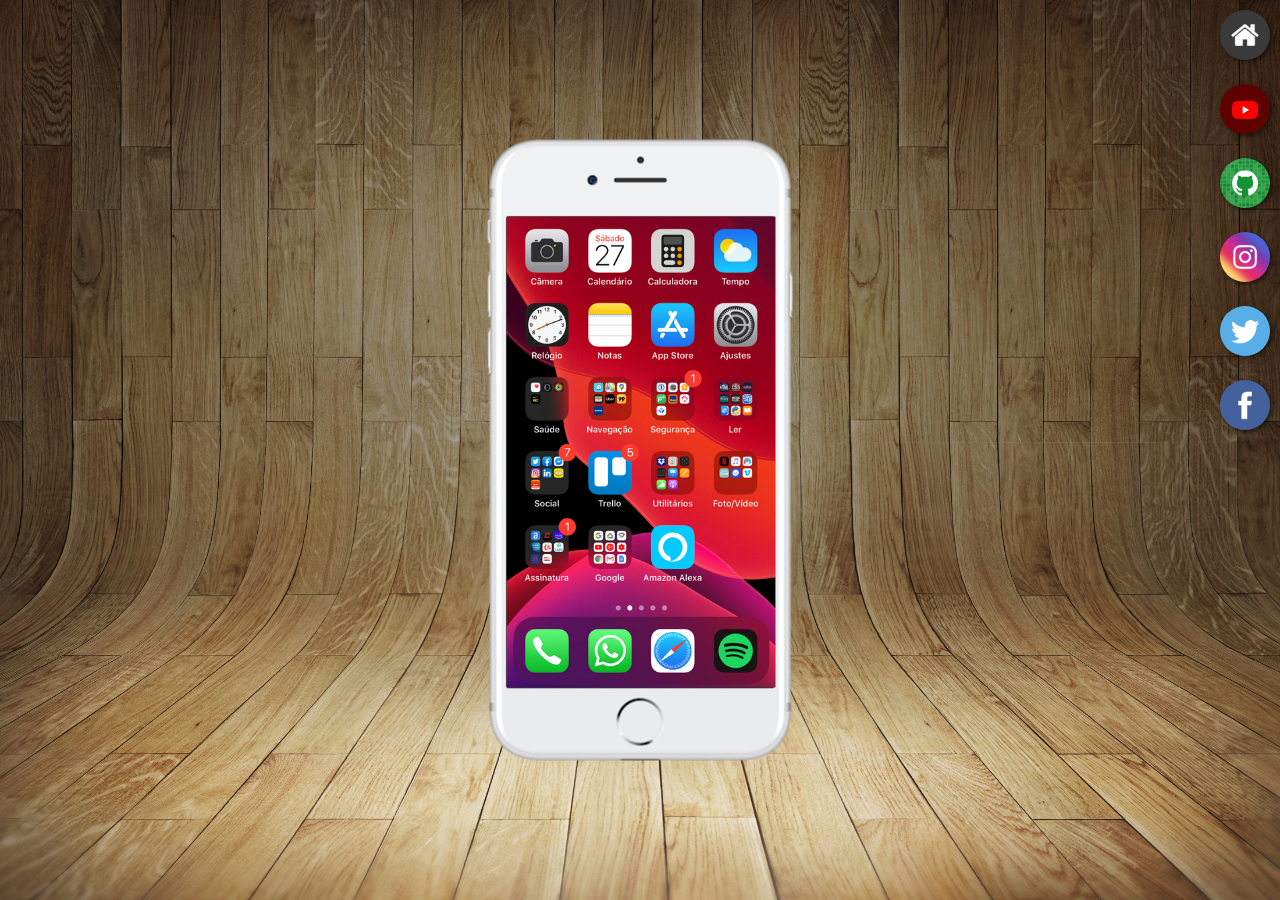
<file: index.html>
<!DOCTYPE html>
<html lang="pt-br">
<head>
    <meta charset="UTF-8">
    <meta name="viewport" content="width=device-width, initial-scale=1.0">
    <title>Projeto social</title>
    <link rel="shortcut icon" href="favicon.ico" type="image/x-icon">
    <link rel="stylesheet" href="style.css">
</head>
<body>
    <main>
        <section id="telefone">
            <iframe src="home.html" frameborder="0" name="tela" id="tela"></iframe>
        </section>
        <section id="redes">
            <a href="home.html" target="tela"><img src="imagens/logo-home.jpg" alt=""></a><br>
            <a href="youtube.html" target="tela"><img src="imagens/logo-youtube.jpg" alt=""></a><br>
            <a href="github.html" target="tela"><img src="imagens/logo-github.jpg" alt=""></a><br>
            <a href="insta.html" target="tela"><img src="imagens/logo-instagram.jpg" alt=""></a><br>
            <a href="x.html" target="tela"><img src="imagens/logo-twitter.jpg" alt=""></a><br>
            <a href="face.html" target="tela"><img src="imagens/logo-facebook.jpg" alt=""></a>
        </section>
    </main>


</body>
</html>
</file>
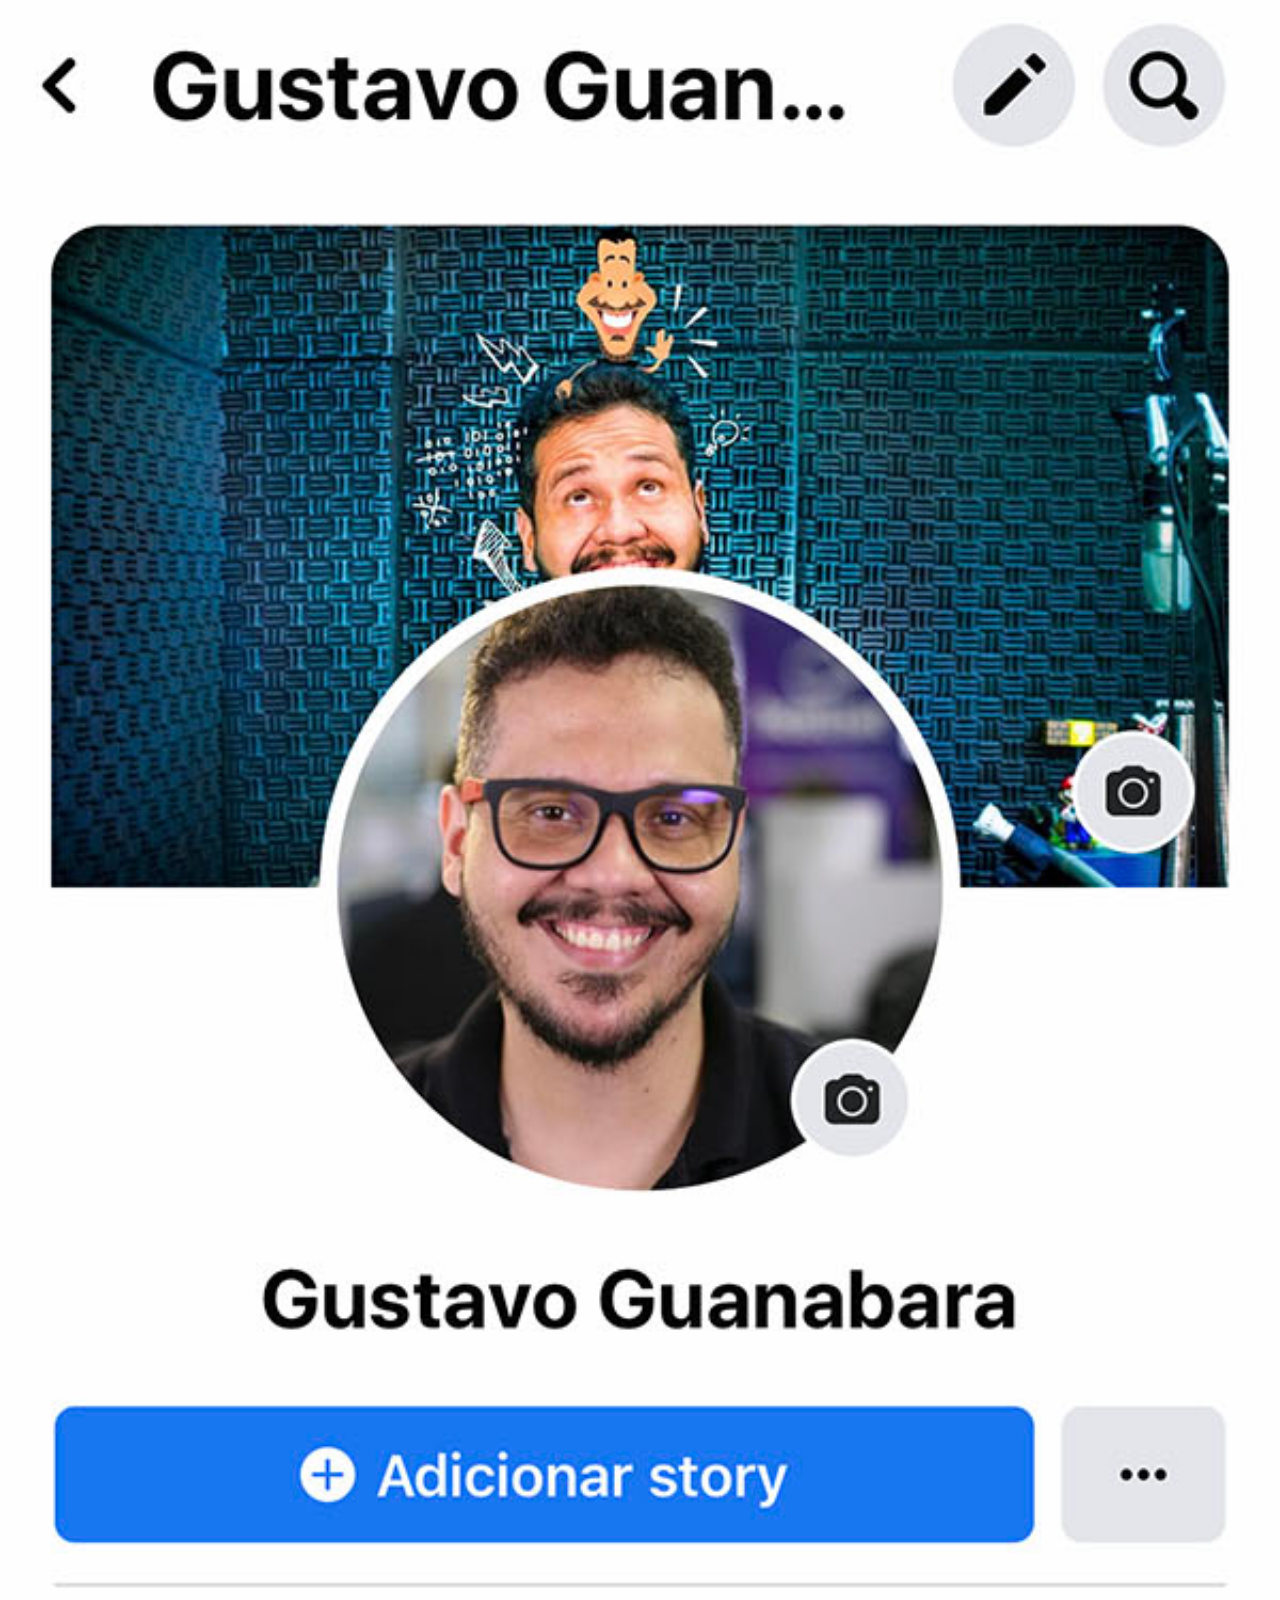
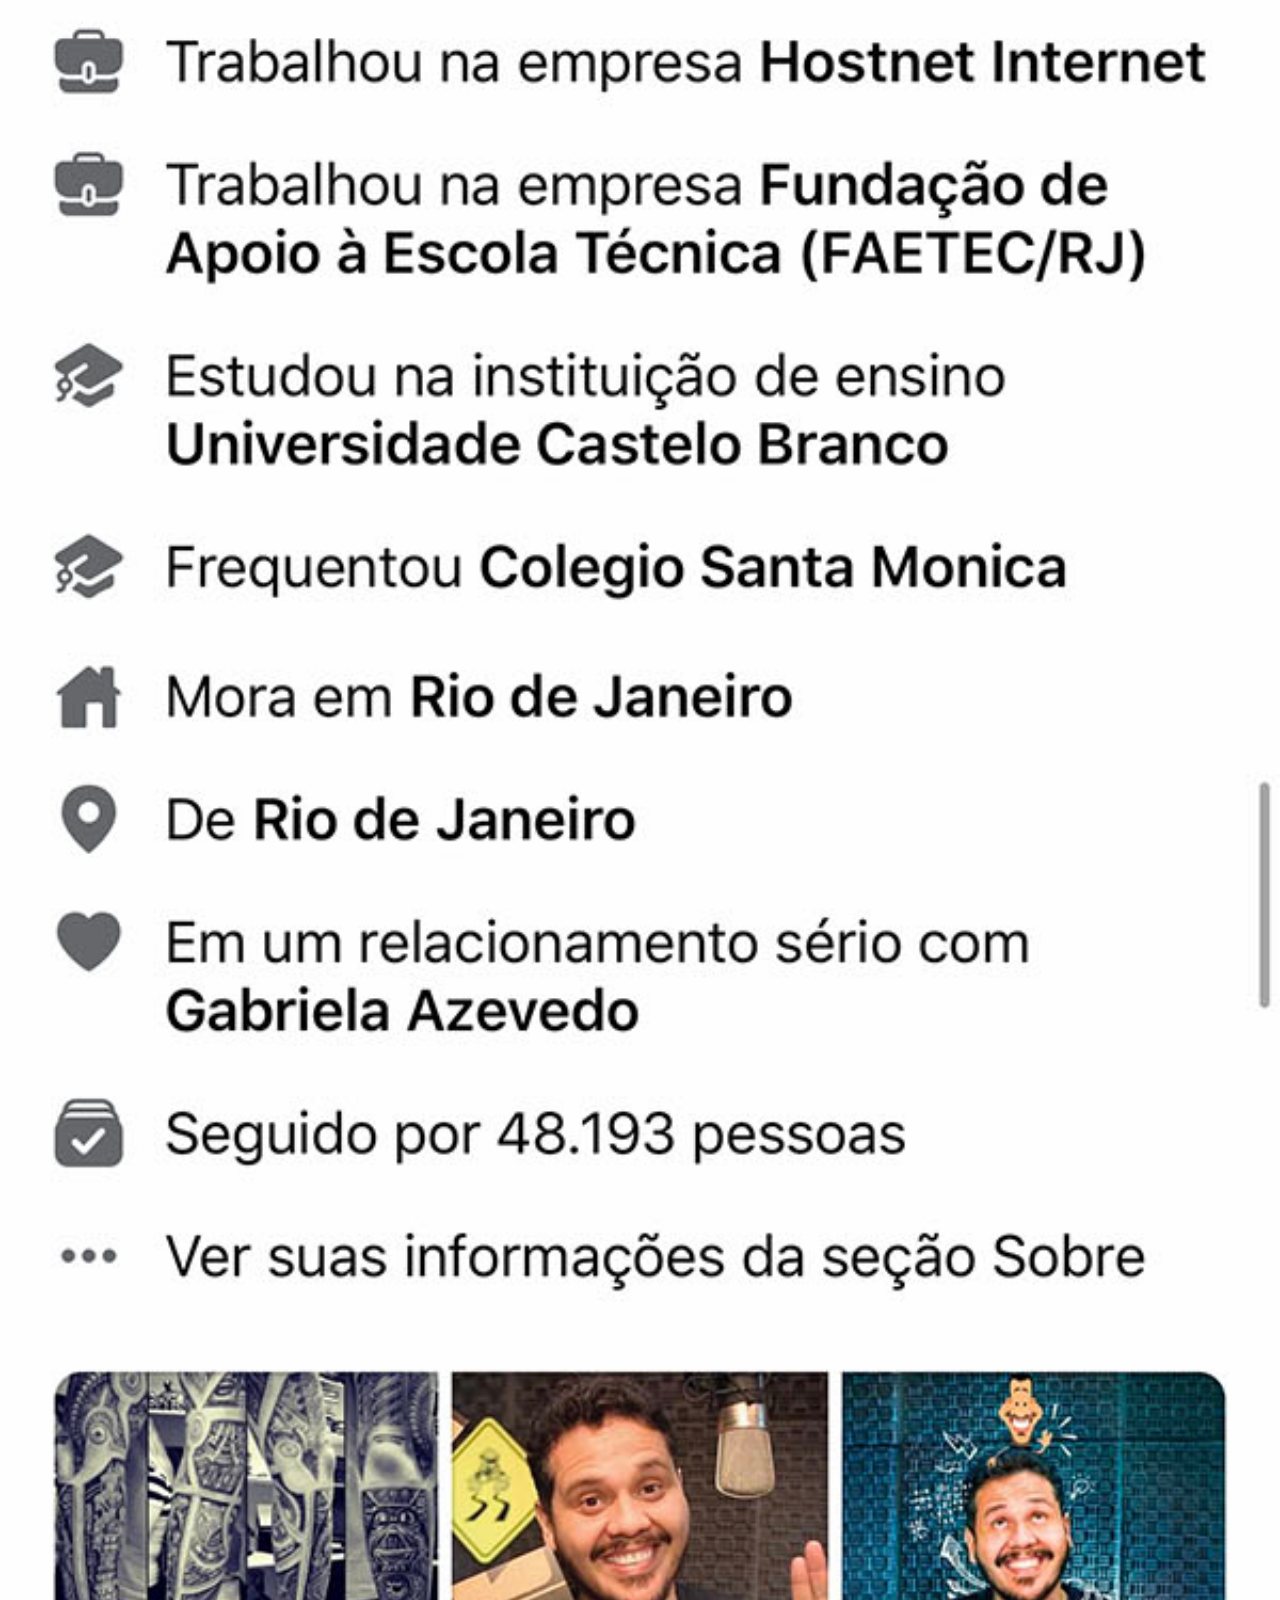
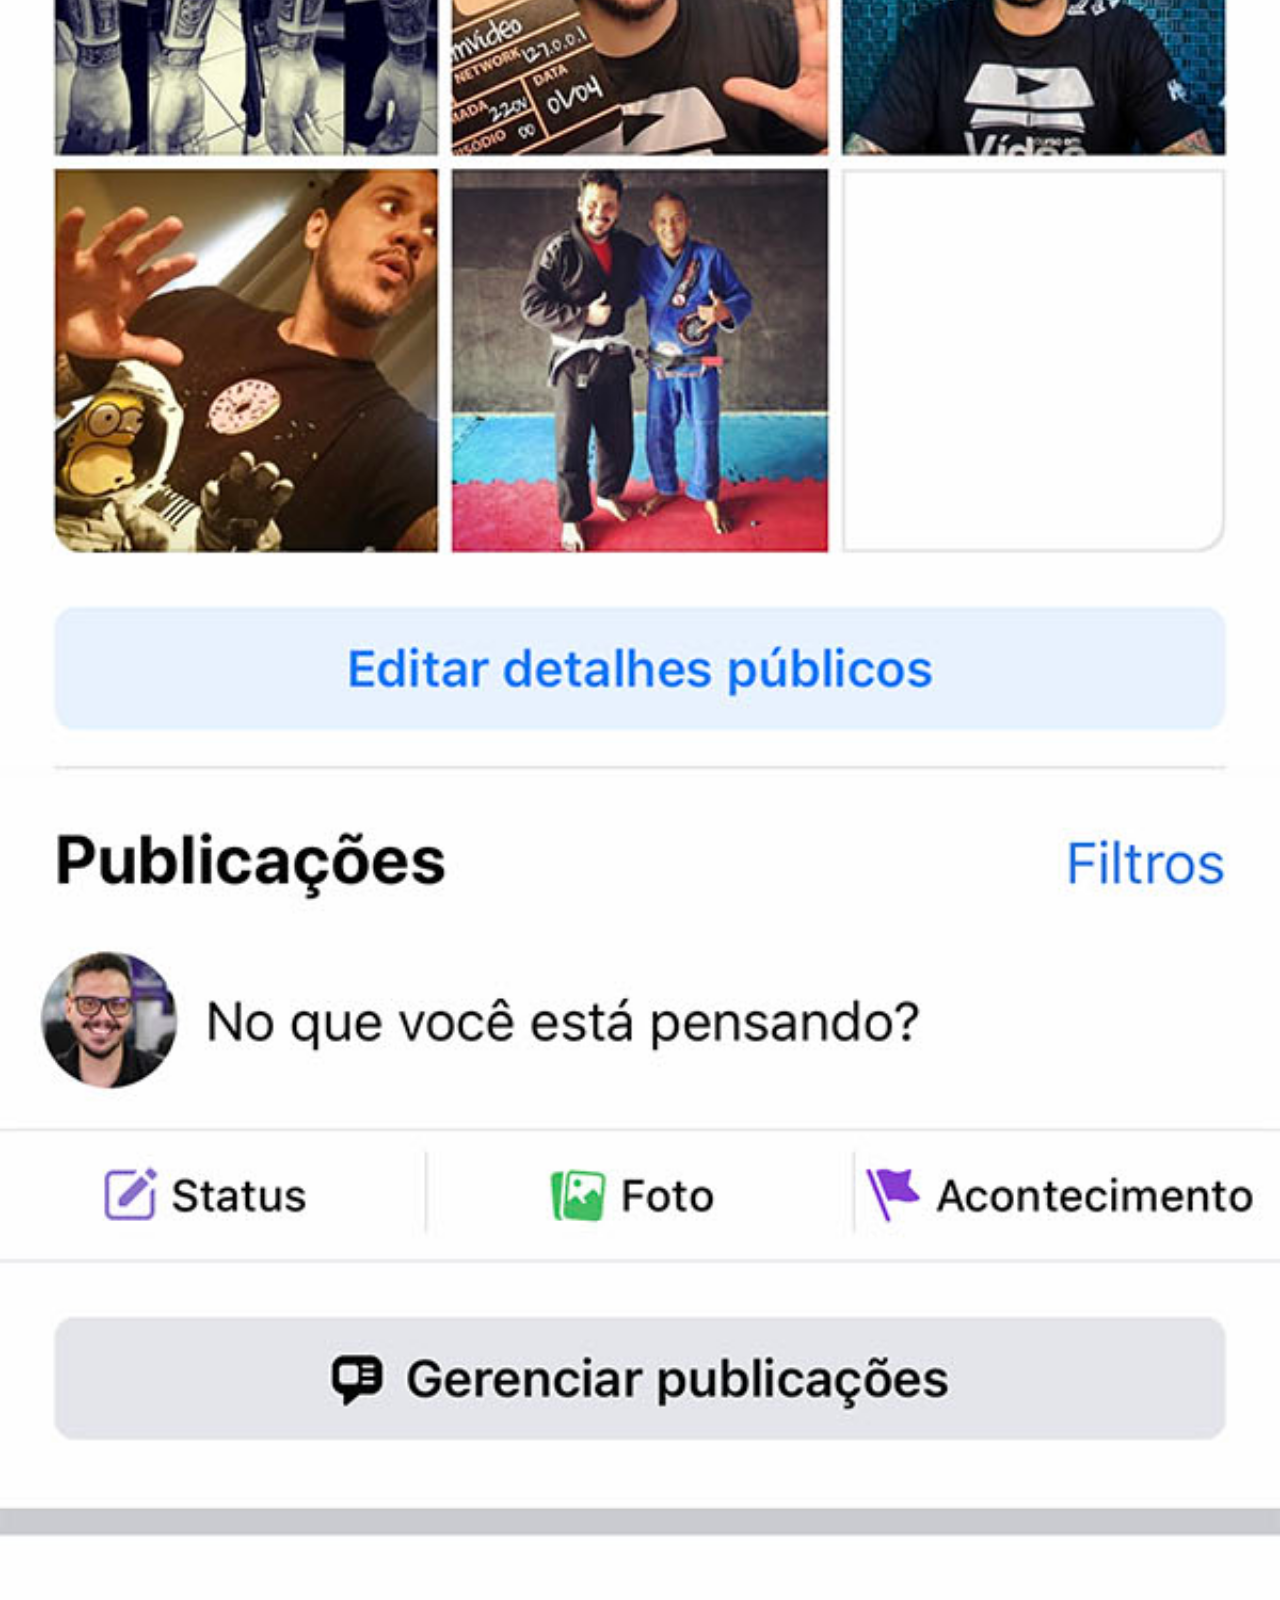
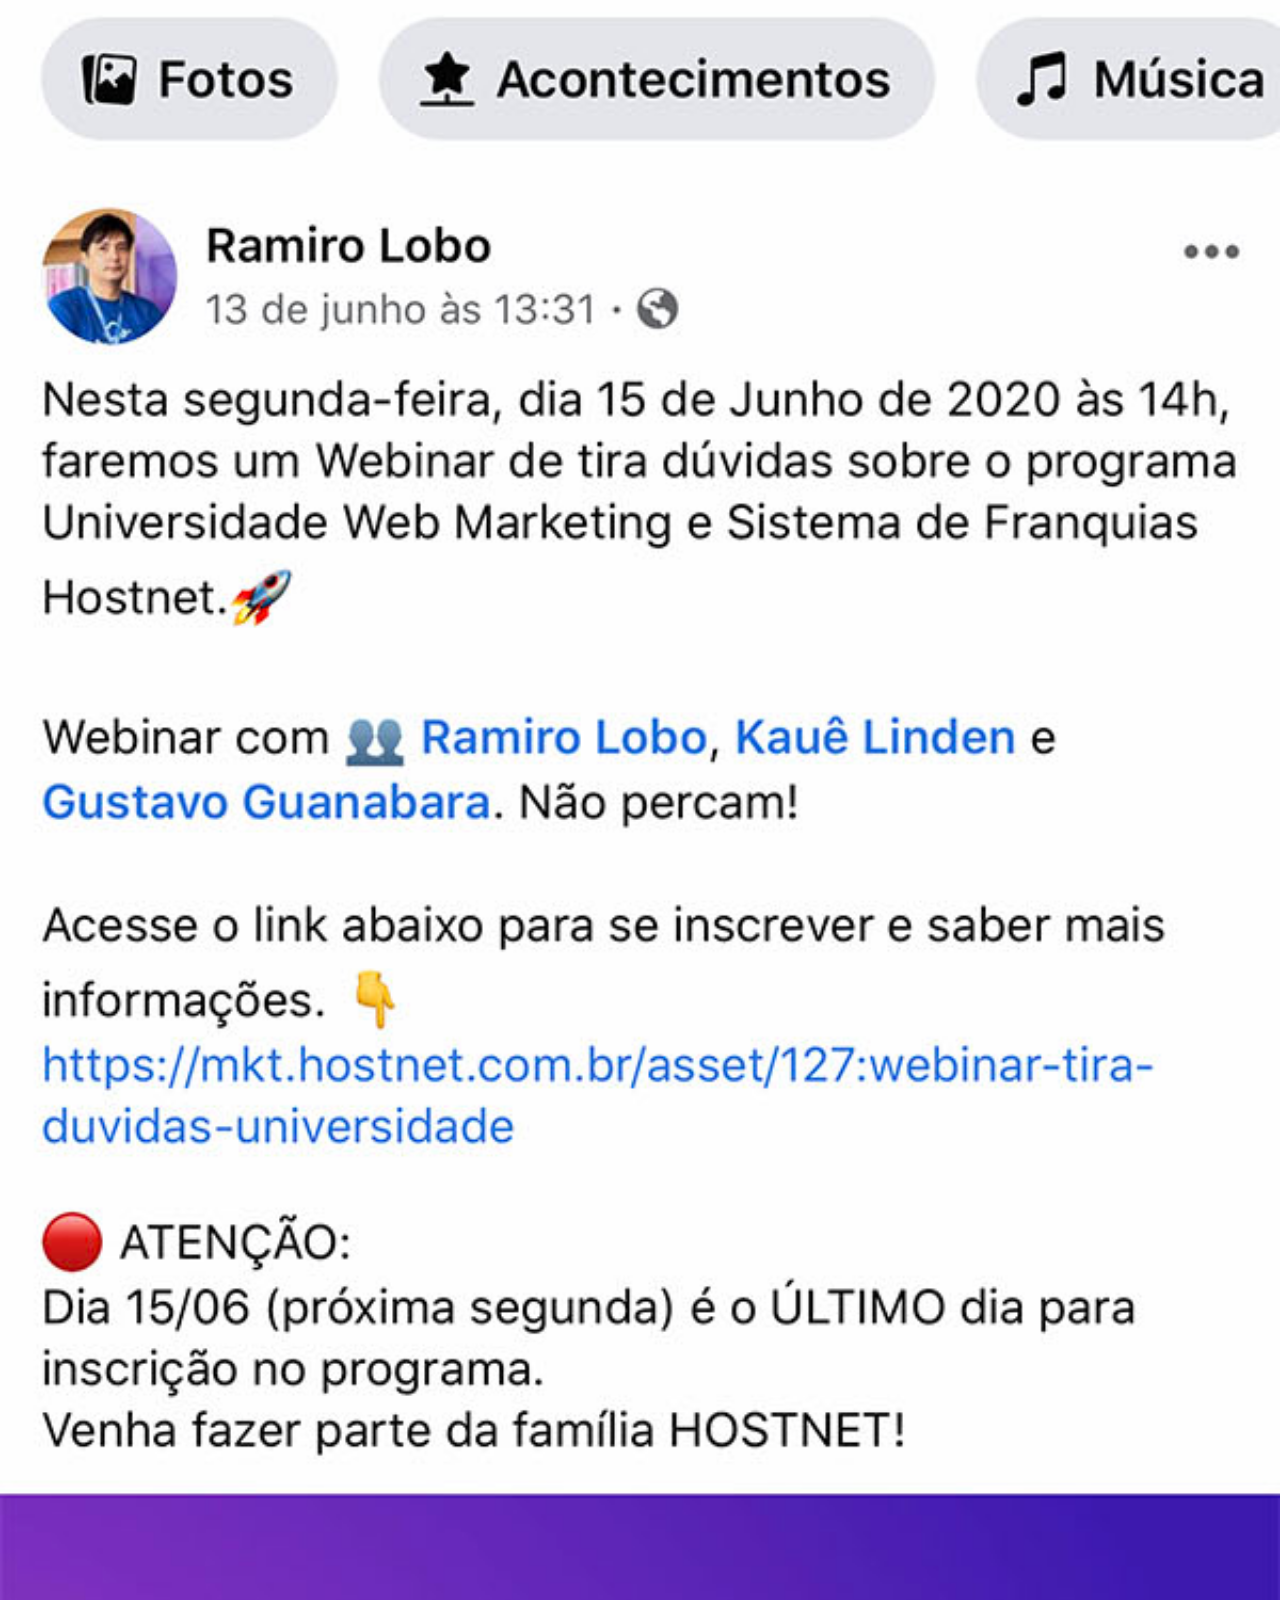
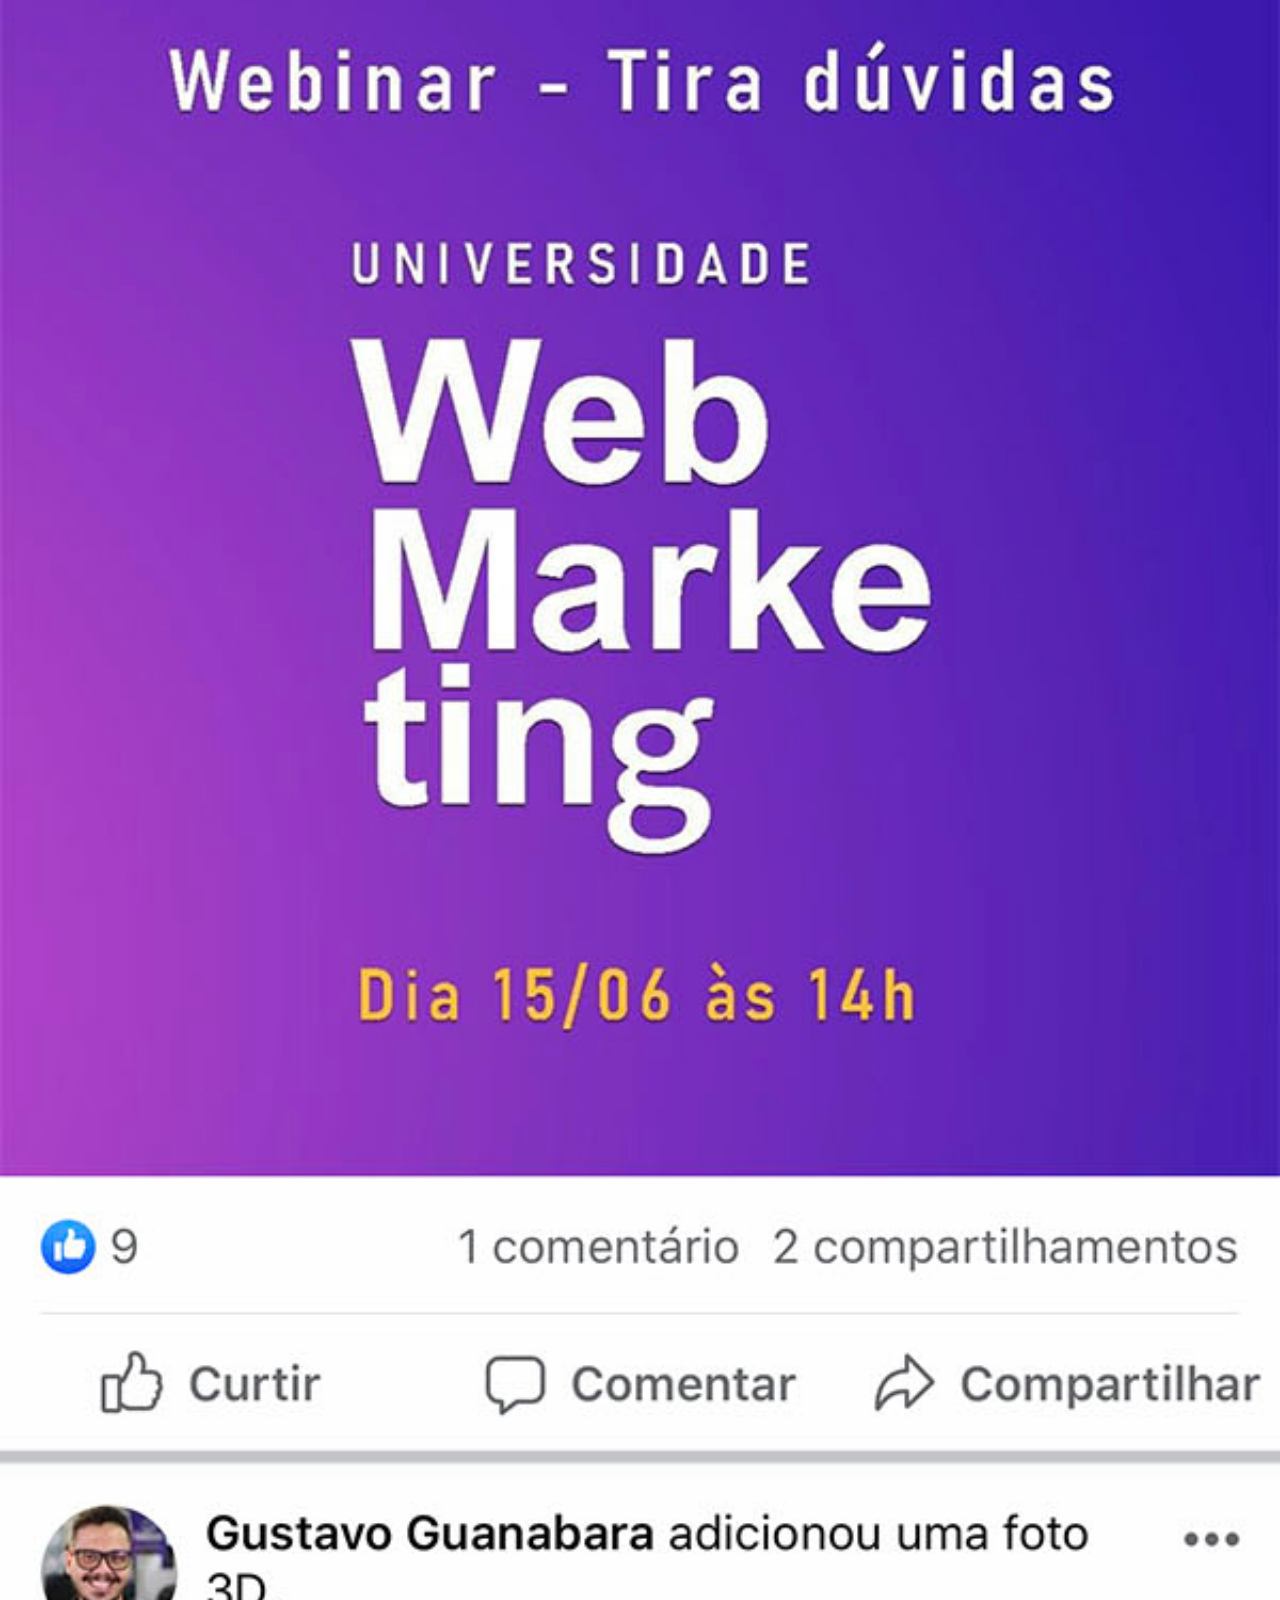
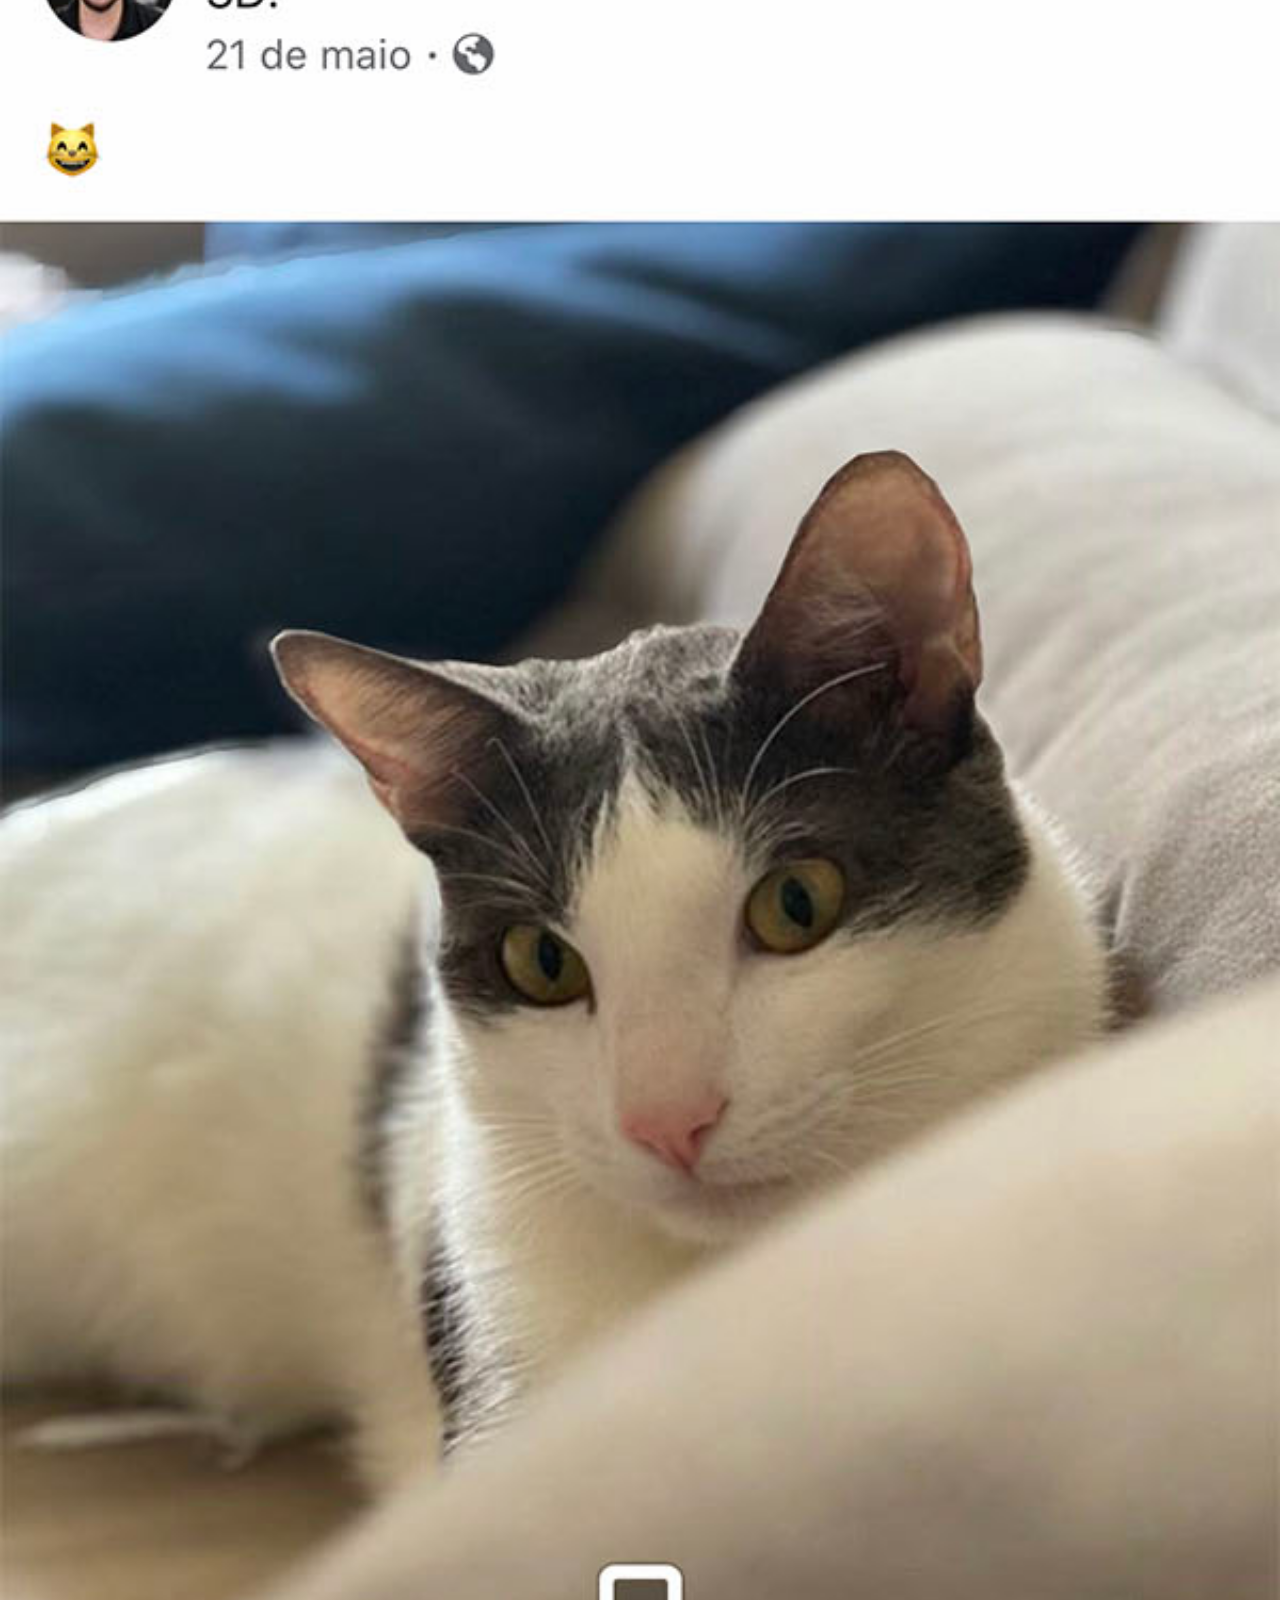
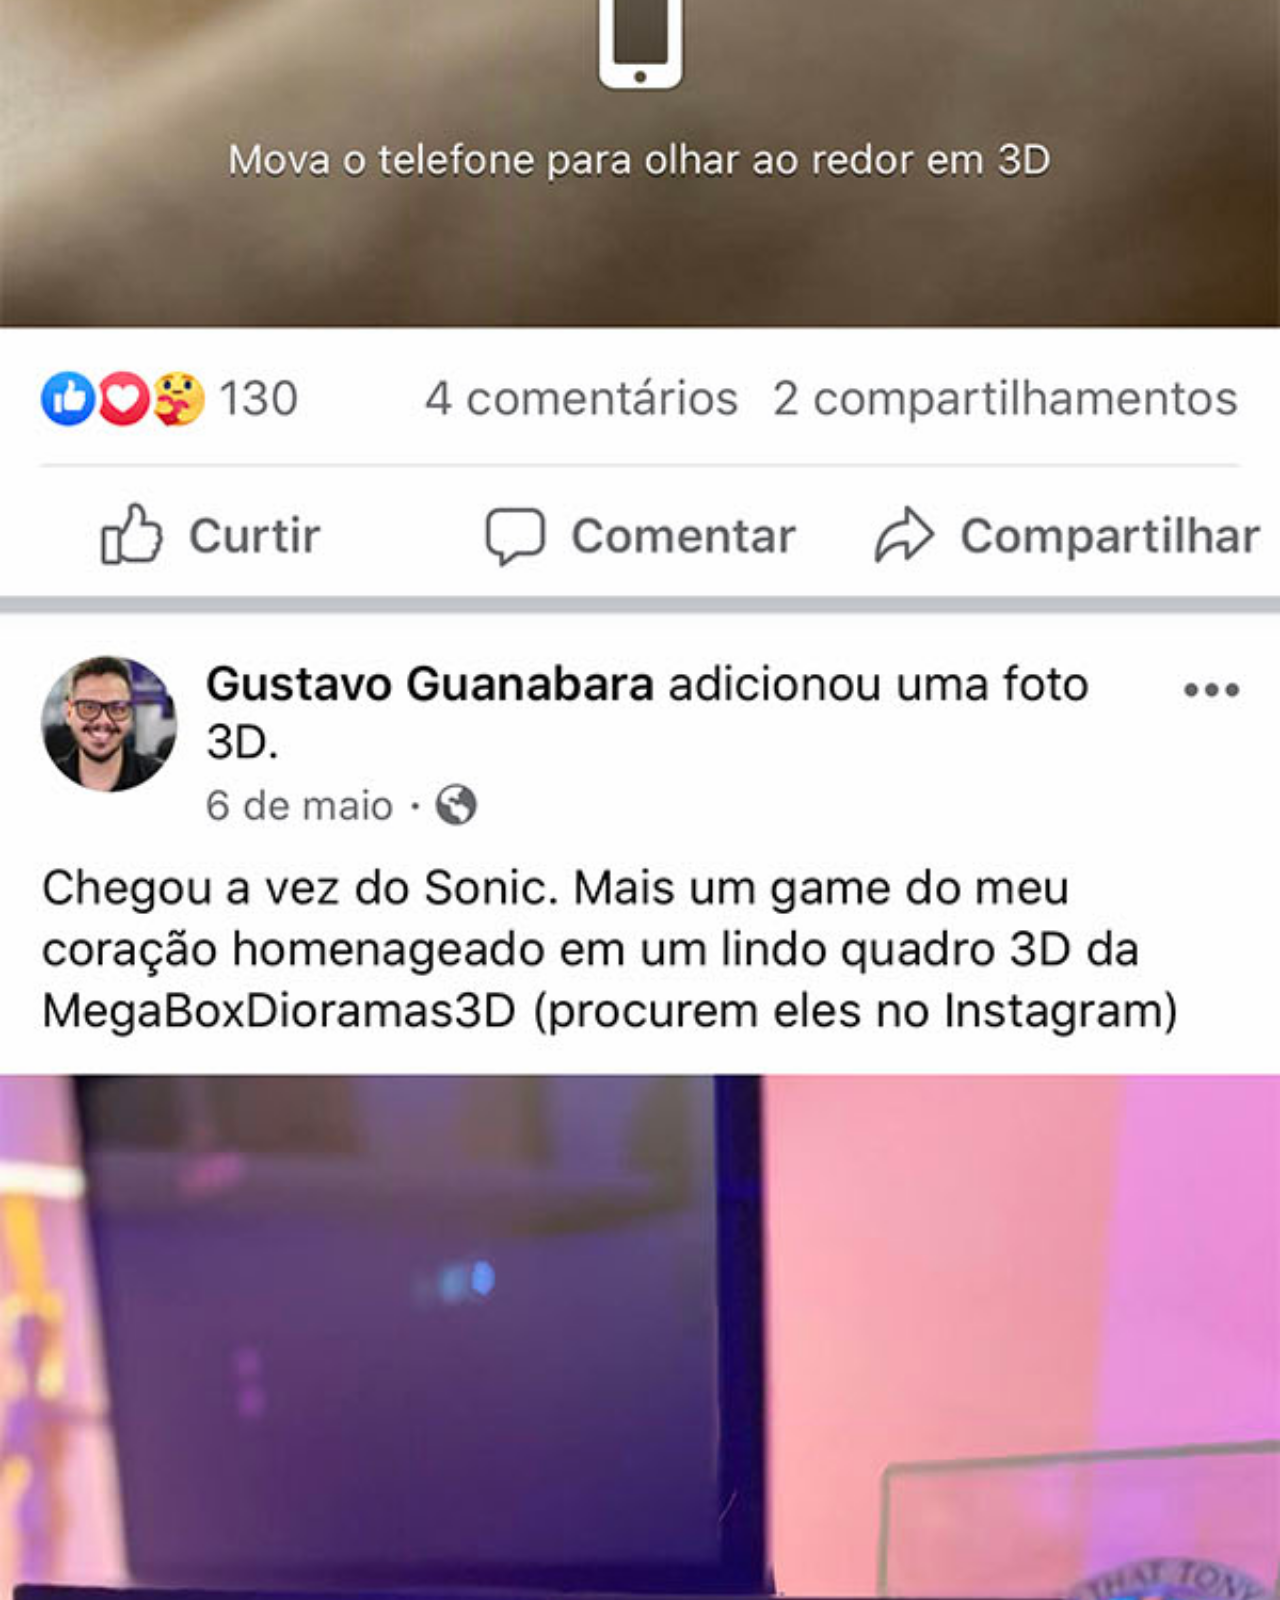
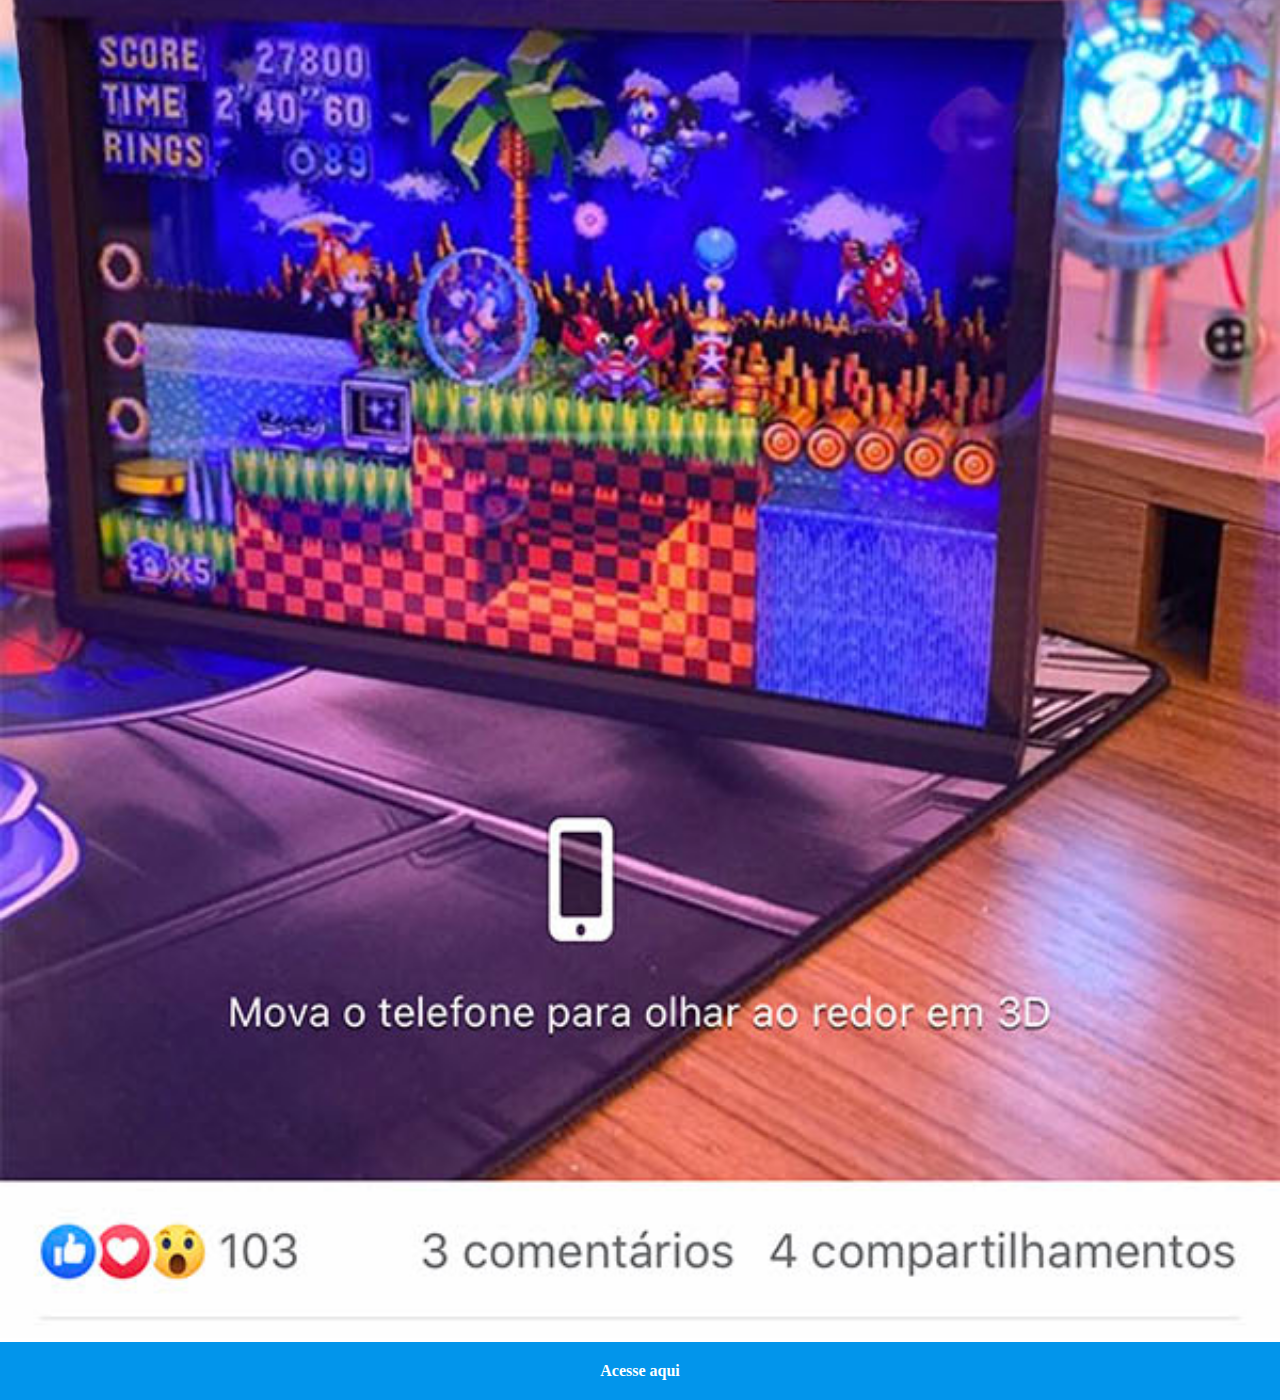
<file: face.html>
<!DOCTYPE html>
<html lang="pt-br">
<head>
    <meta charset="UTF-8">
    <meta name="viewport" content="width=device-width, initial-scale=1.0">
    <title>Document</title>
    <style>
        *{
            margin:0px;
            padding: 0px;
        }
        ::-webkit-scrollbar{
            width: 0px;
            height: 0px;
        }
        img{
            width: 100vw;
        }
        a{
            display: block;
            background-color: rgb(2, 149, 235);

            padding: 20px;
            text-align: center;
            font-weight: bolder;
            text-decoration: none;
            color: white;
        }
        a:hover{
            background-color: rgb(3, 180, 224);
            text-decoration: underline;

        }
    </style>
</head>
<body>
    <img src="imagens/tela-facebook.jpg" alt="">
    <a href="https://www.facebook.com/profile.php?id=100009283169066" target="_blank">Acesse aqui</a>
</body>
</html>
</file>
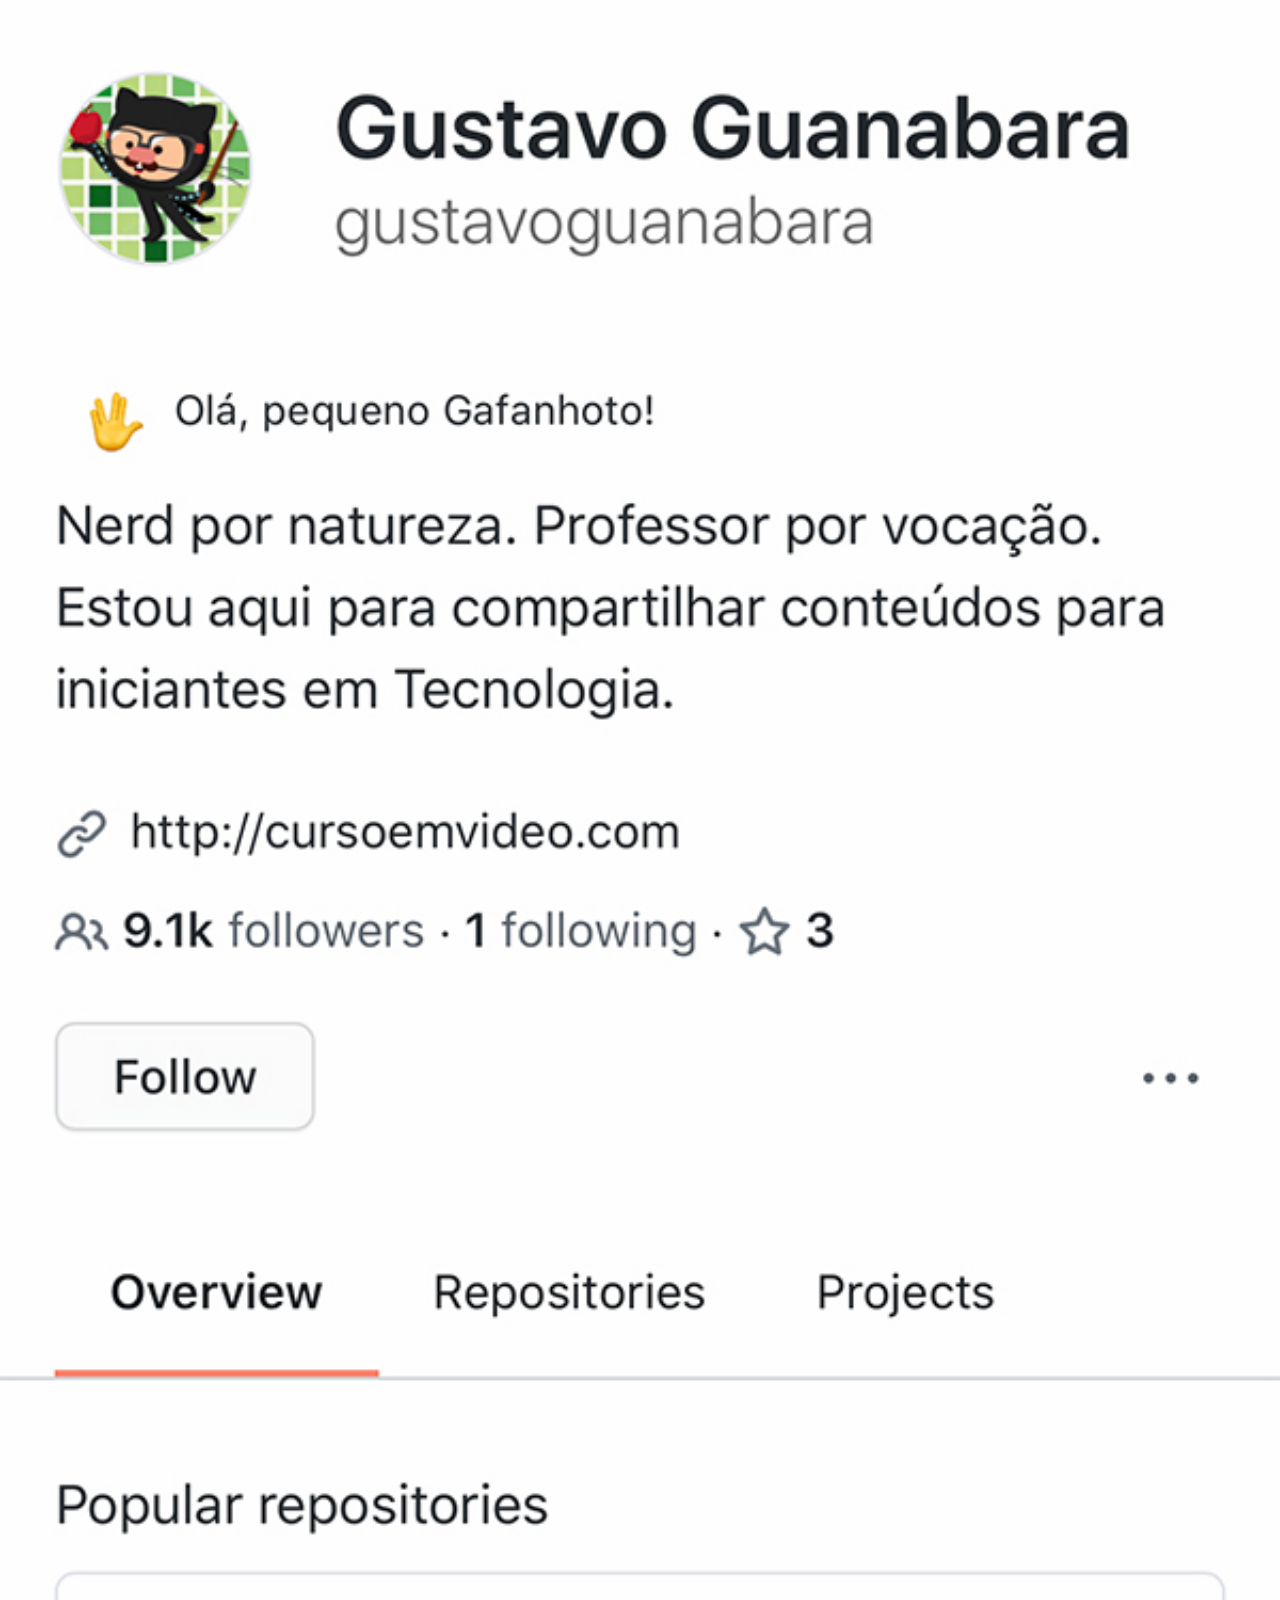
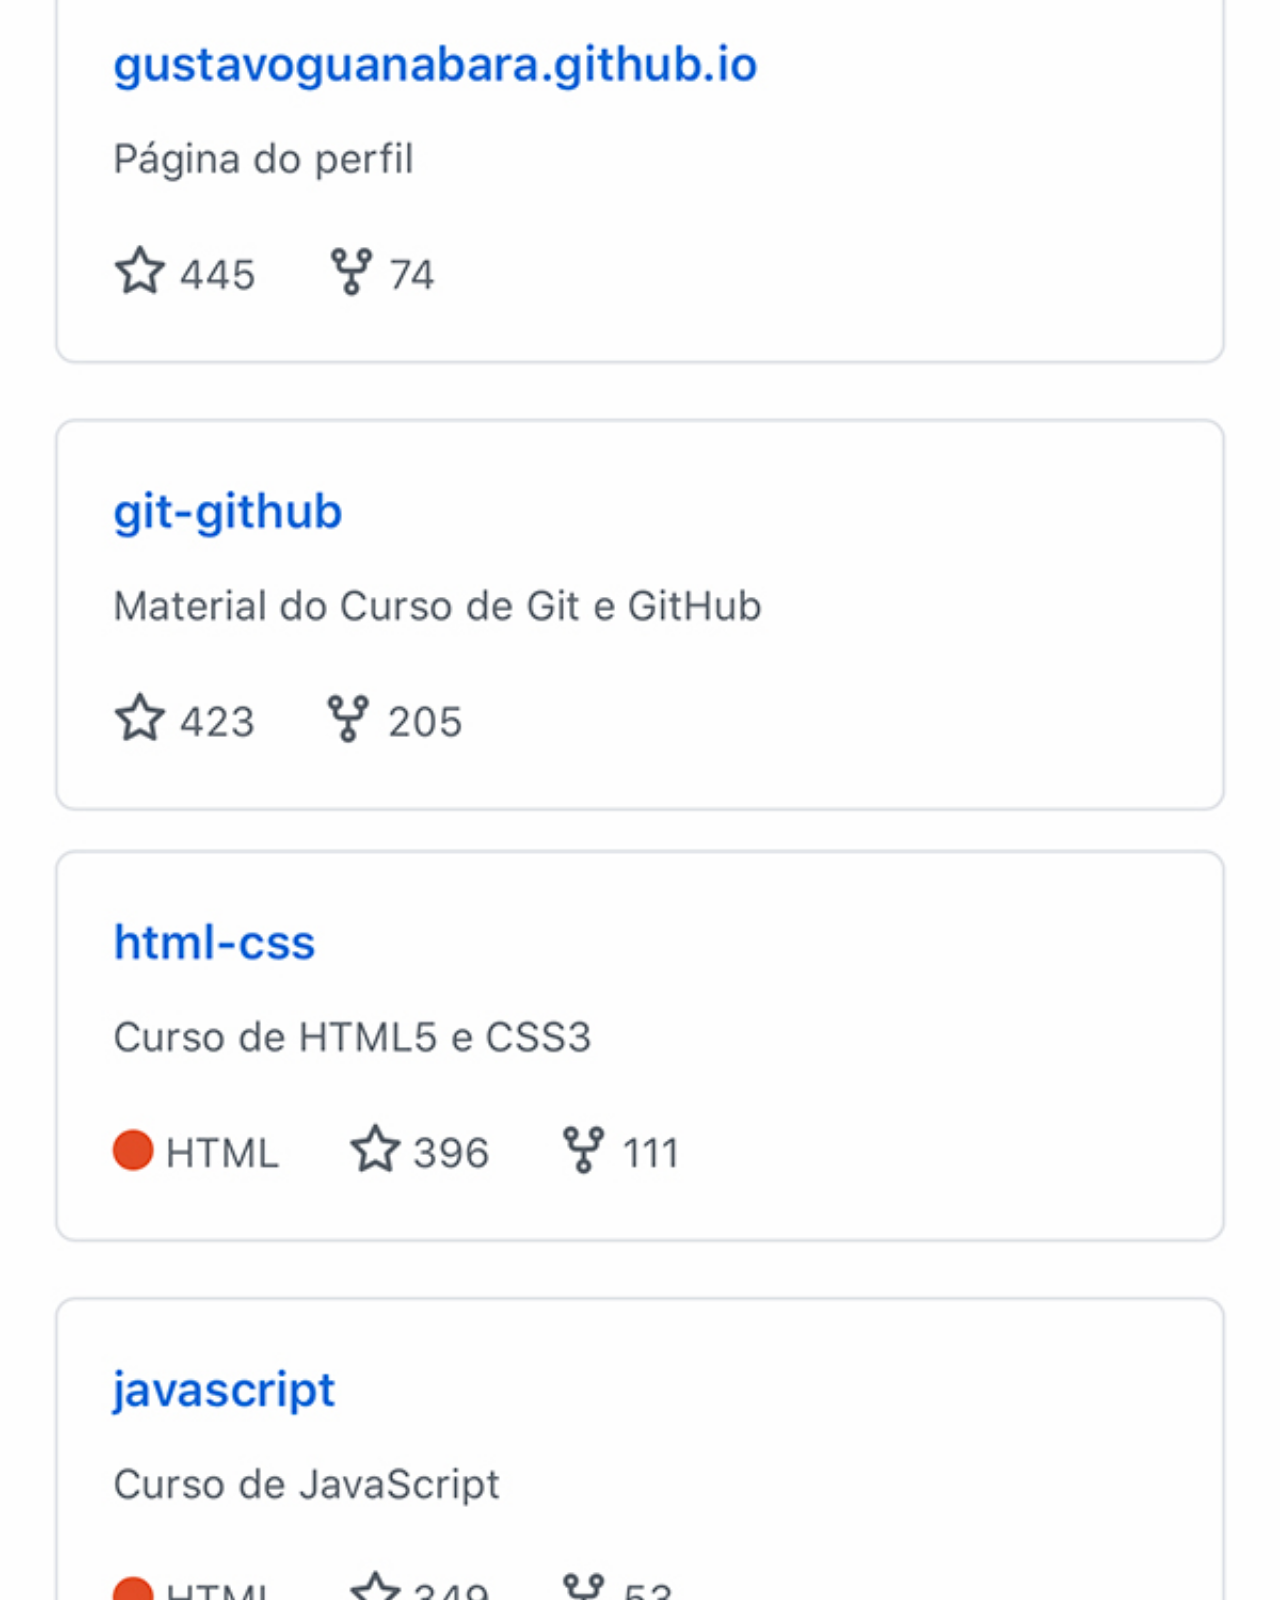
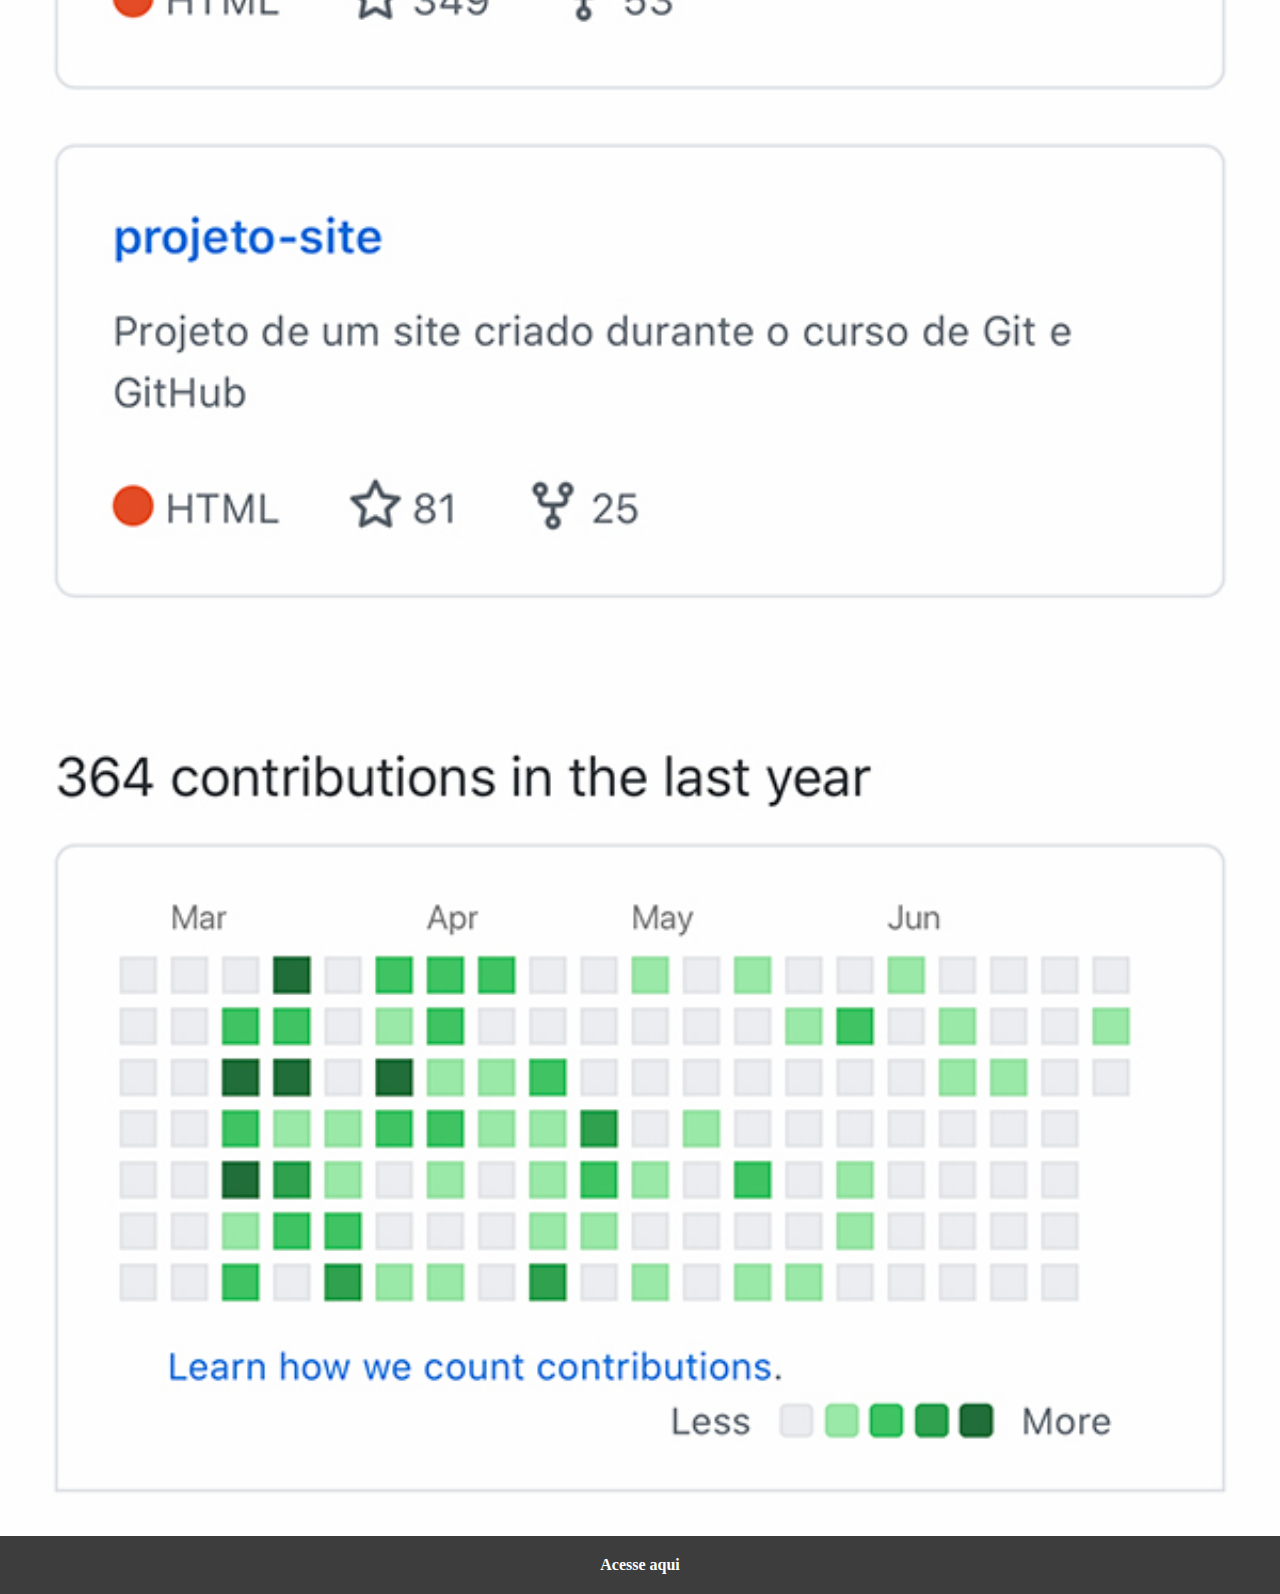
<file: github.html>
<!DOCTYPE html>
<html lang="pt-br">
<head>
    <meta charset="UTF-8">
    <meta name="viewport" content="width=device-width, initial-scale=1.0">
    <title>Document</title>
    <style>
        *{
            margin:0px;
            padding: 0px;
        }
        ::-webkit-scrollbar{
            width: 0px;
            height: 0px;
        }
        img{
            width: 100vw;
        }
        a{
            display: block;
            background-color: rgb(61, 61, 61);

            padding: 20px;
            text-align: center;
            font-weight: bolder;
            text-decoration: none;
            color: white;
        }
        a:hover{
            background-color: black;
            text-decoration: underline;

        }
    </style>
</head>
<body>
    <img src="imagens/tela-github.jpg" alt="">
    <a href="https://github.com/matheusaraujobarreto" target="_blank">Acesse aqui</a>
</body>
</html>
</file>
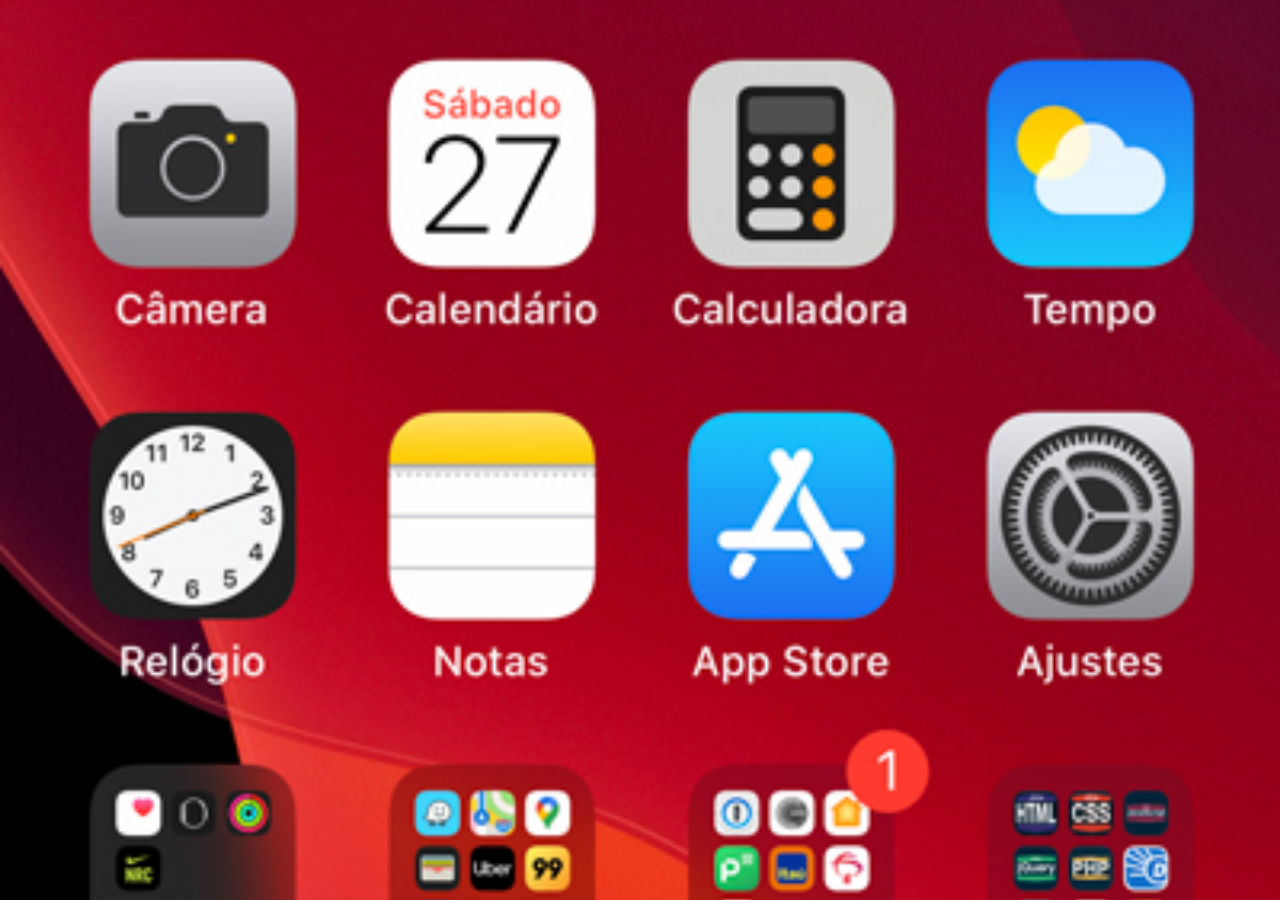
<file: home.html>
<!DOCTYPE html>
<html lang="pt-br">
<head>
    <meta charset="UTF-8">
    <meta name="viewport" content="width=device-width, initial-scale=1.0">
    <title>Document</title>
</head>
<style>
    *{
        margin: 0px;
        padding: 0px;
    }
    body{
        width: 100vw;
        height: 100vh;
        background: black url(imagens/tela-home.jpg) no-repeat top center;
        background-size: cover;
    }
</style>
<body>
    
</body>
</html>
</file>
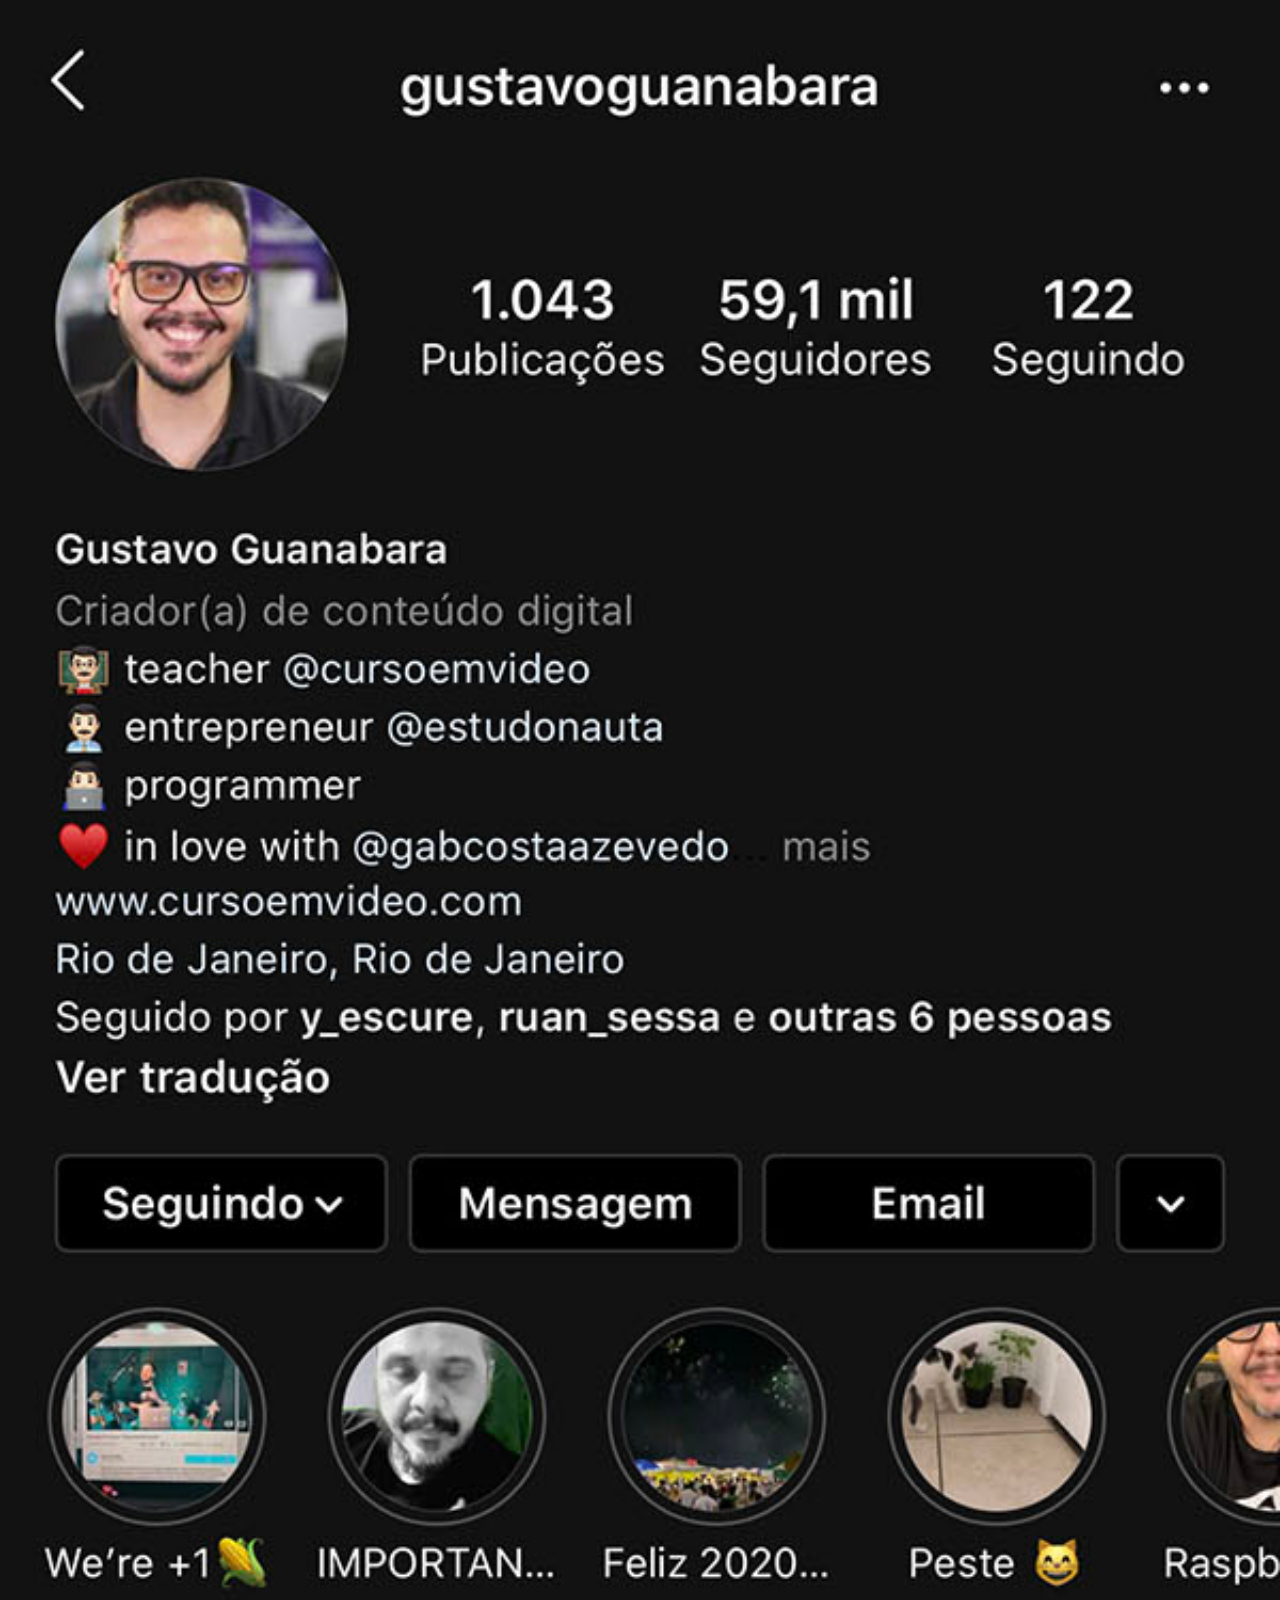
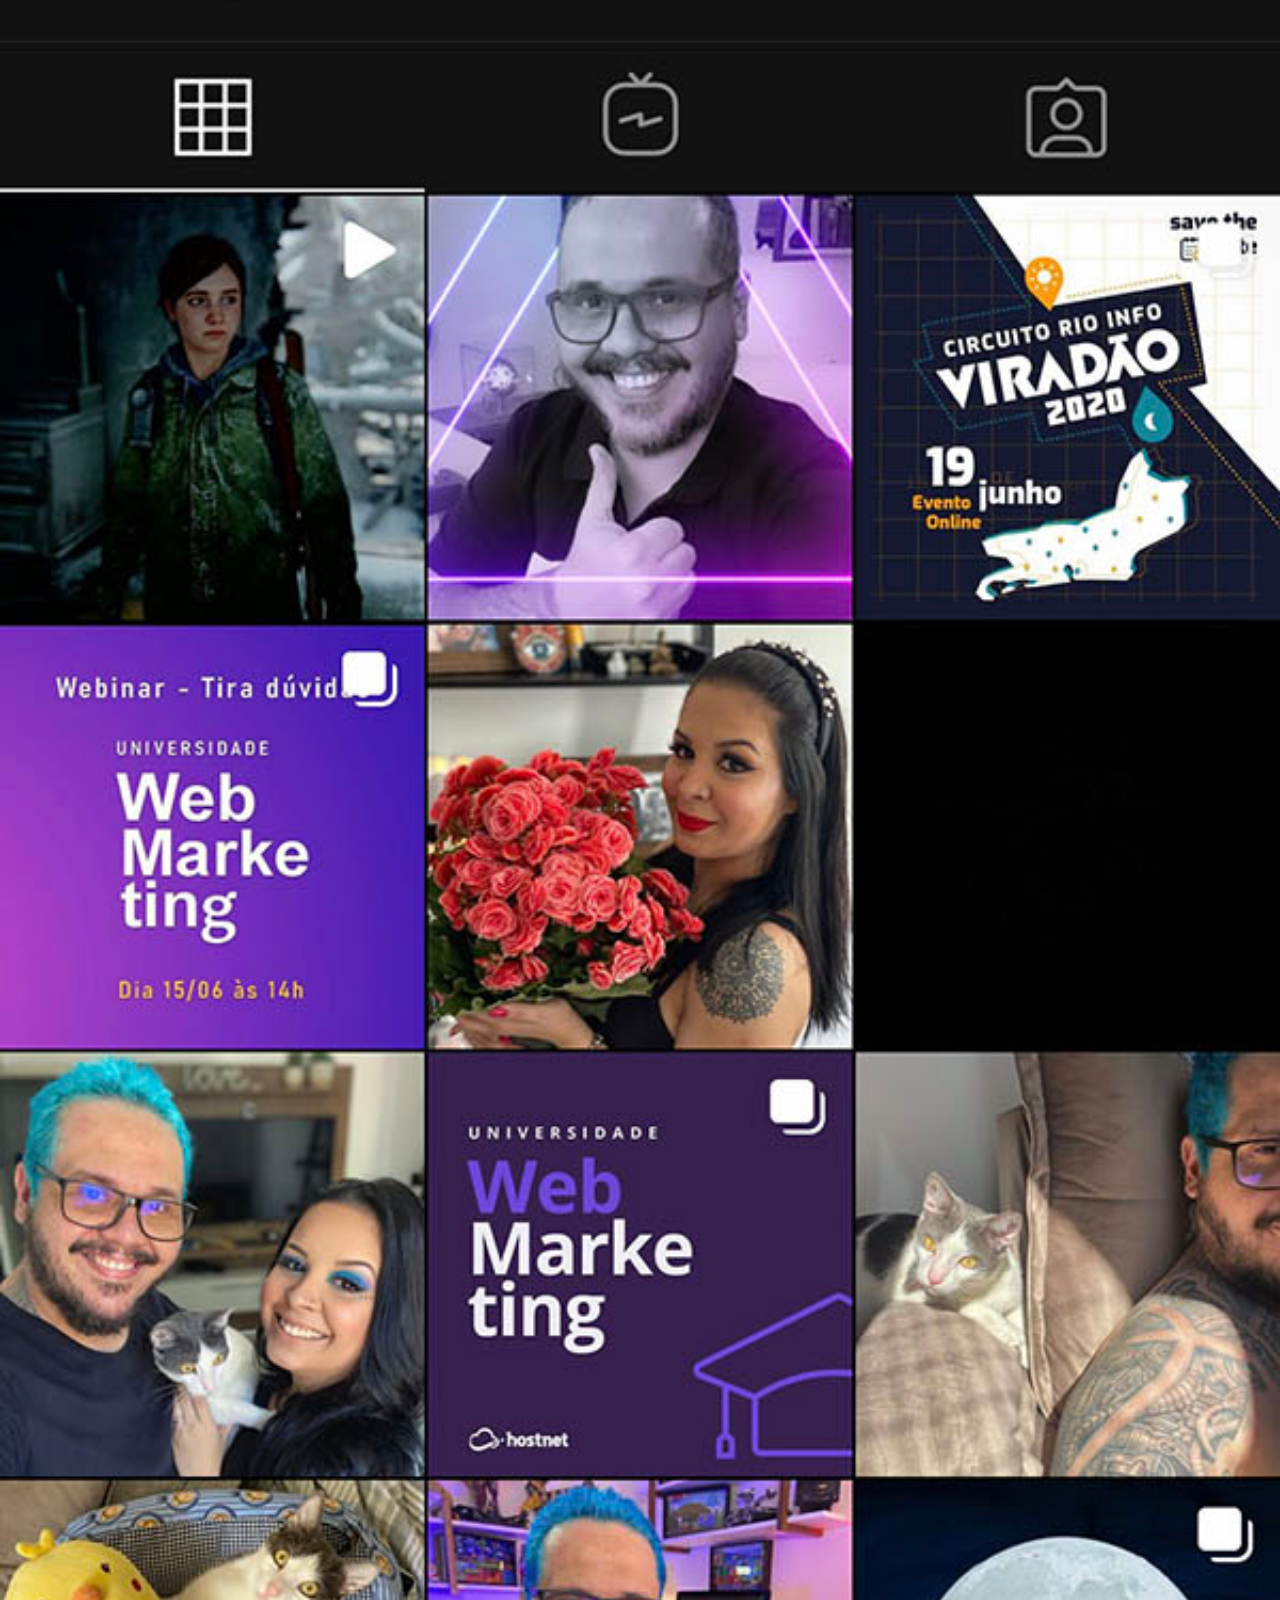
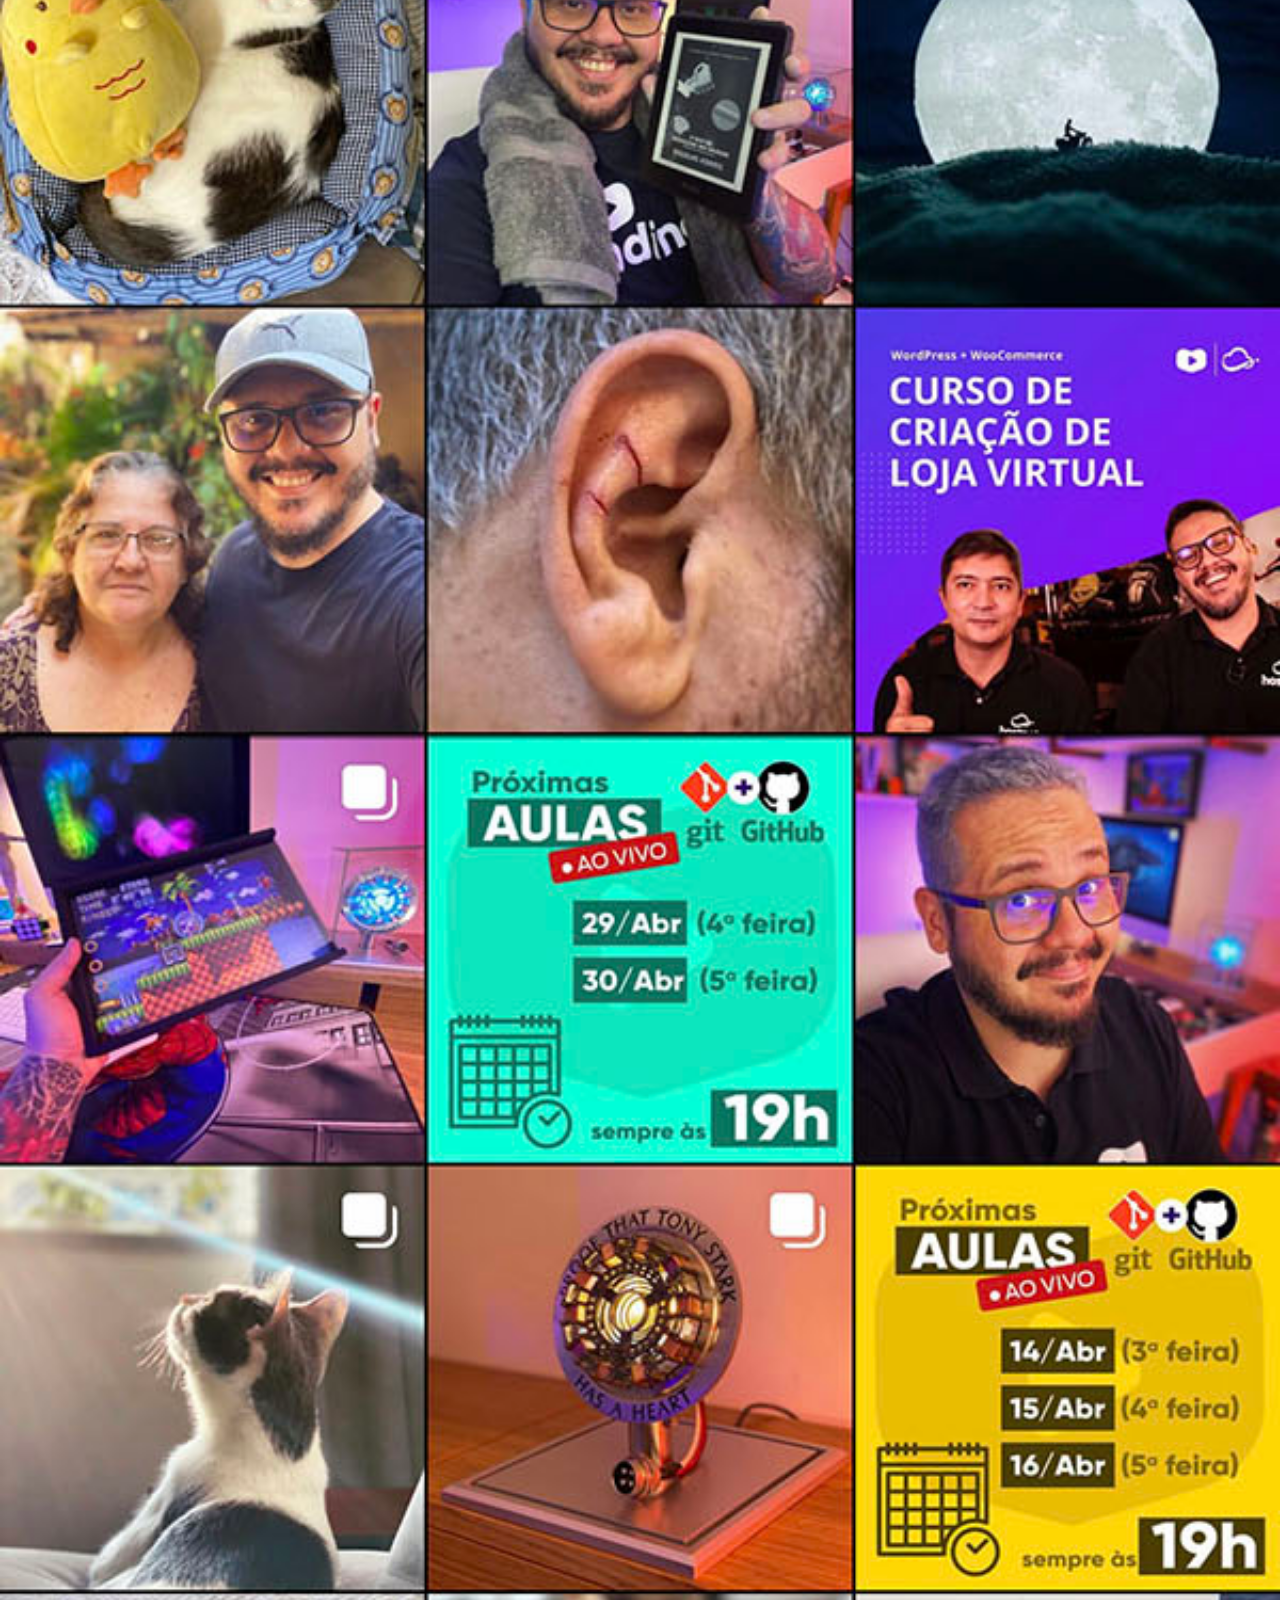
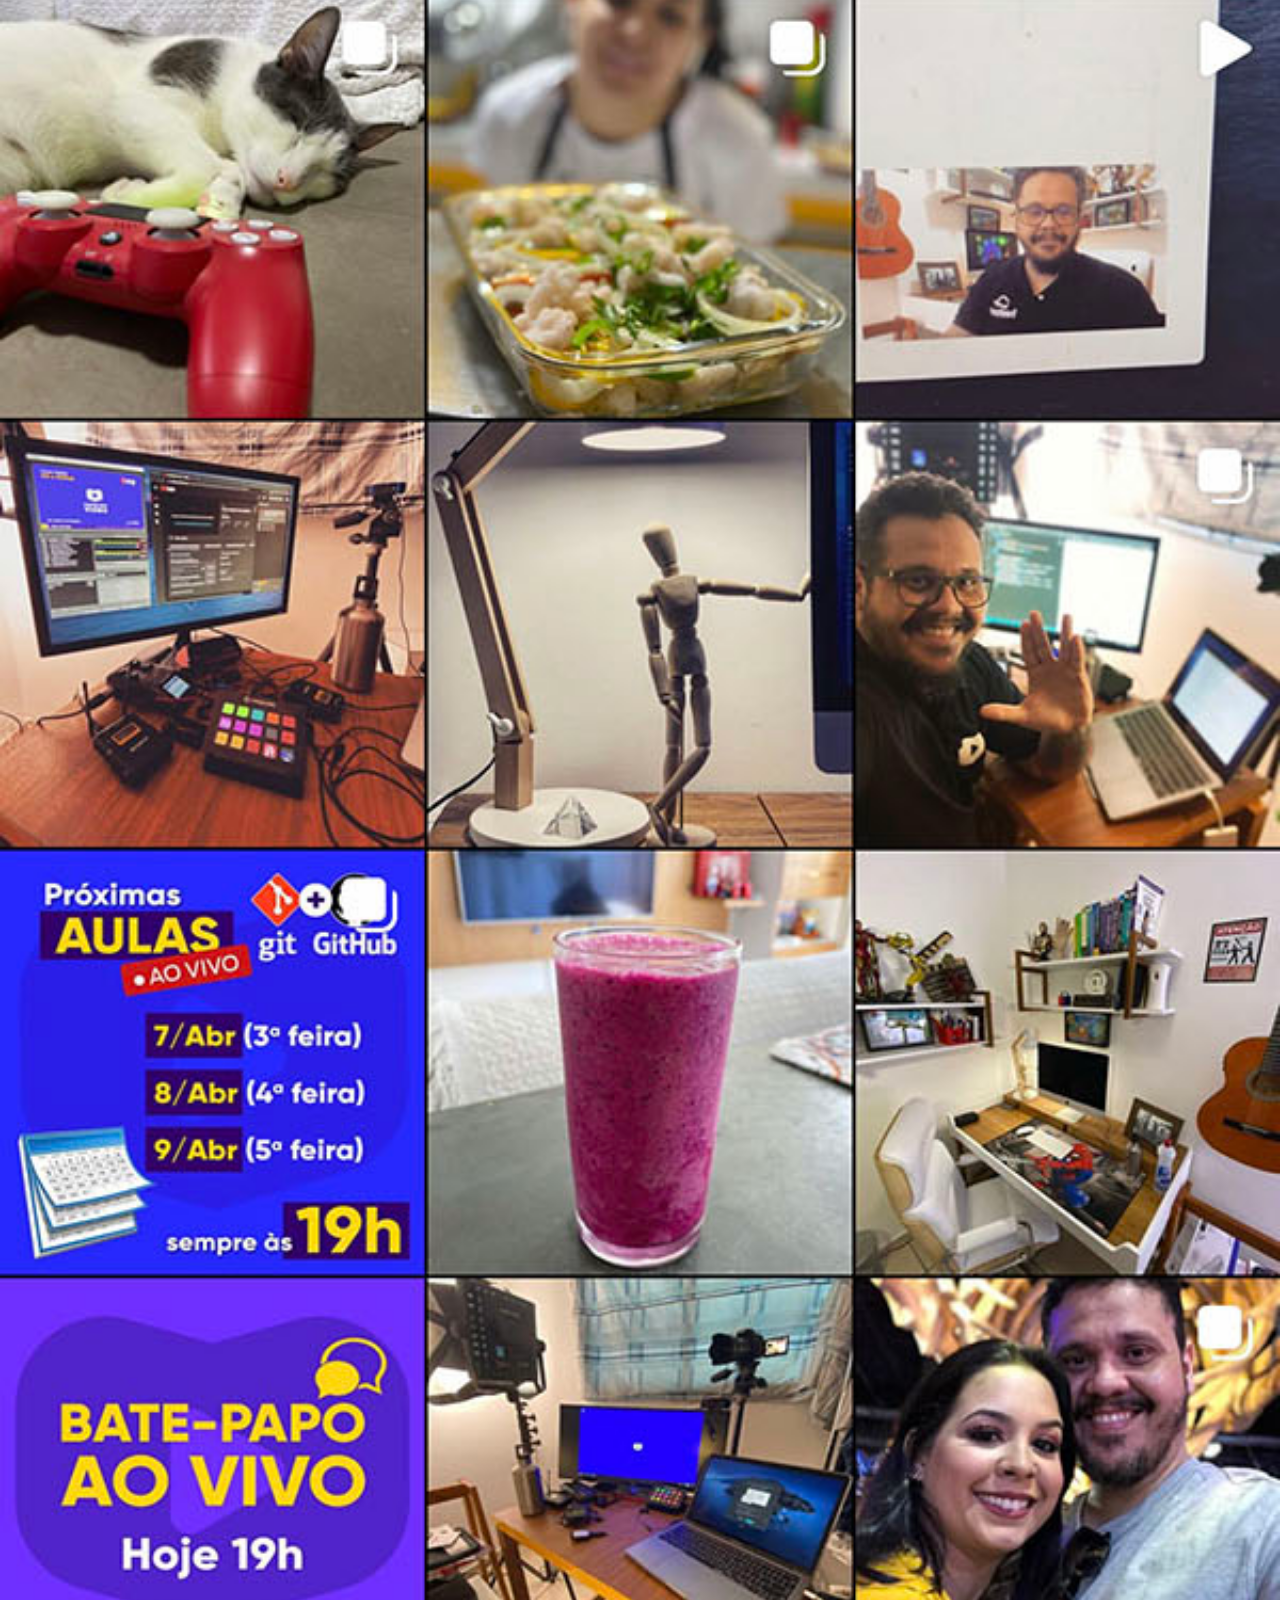
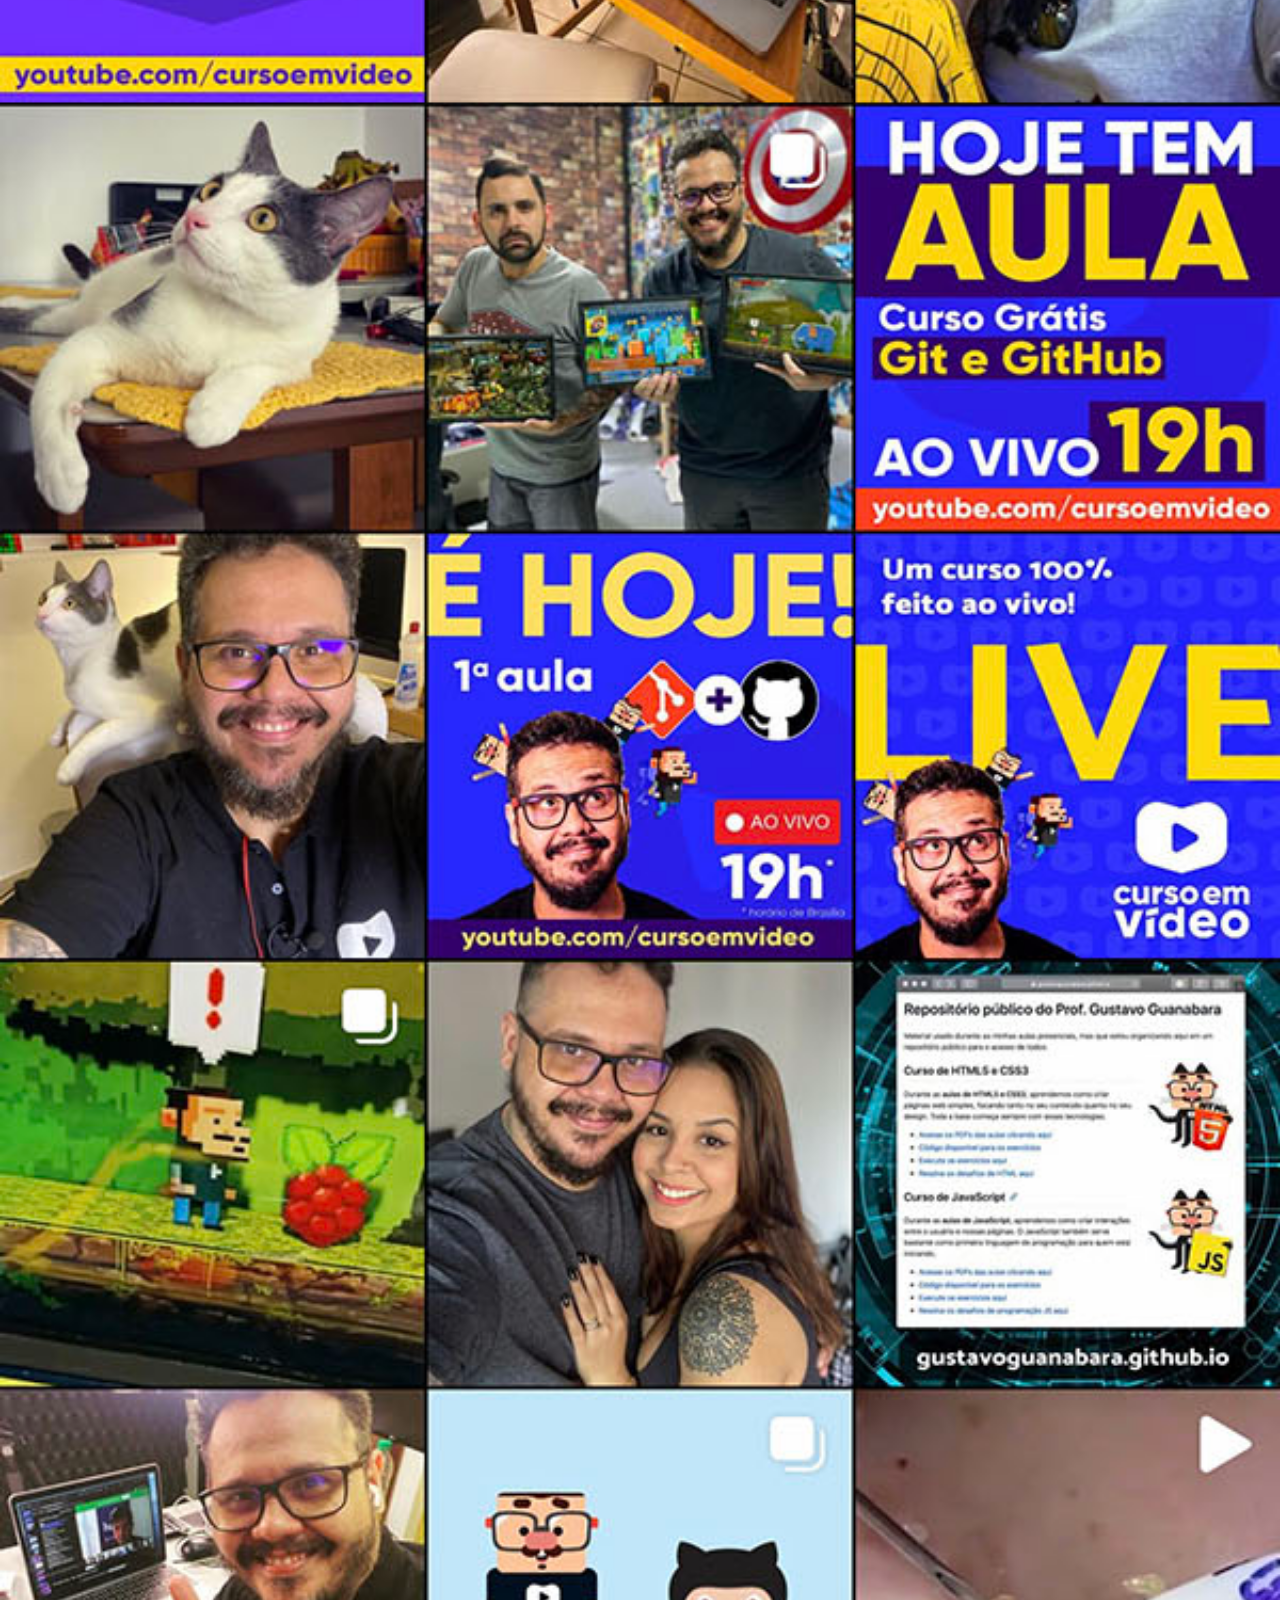
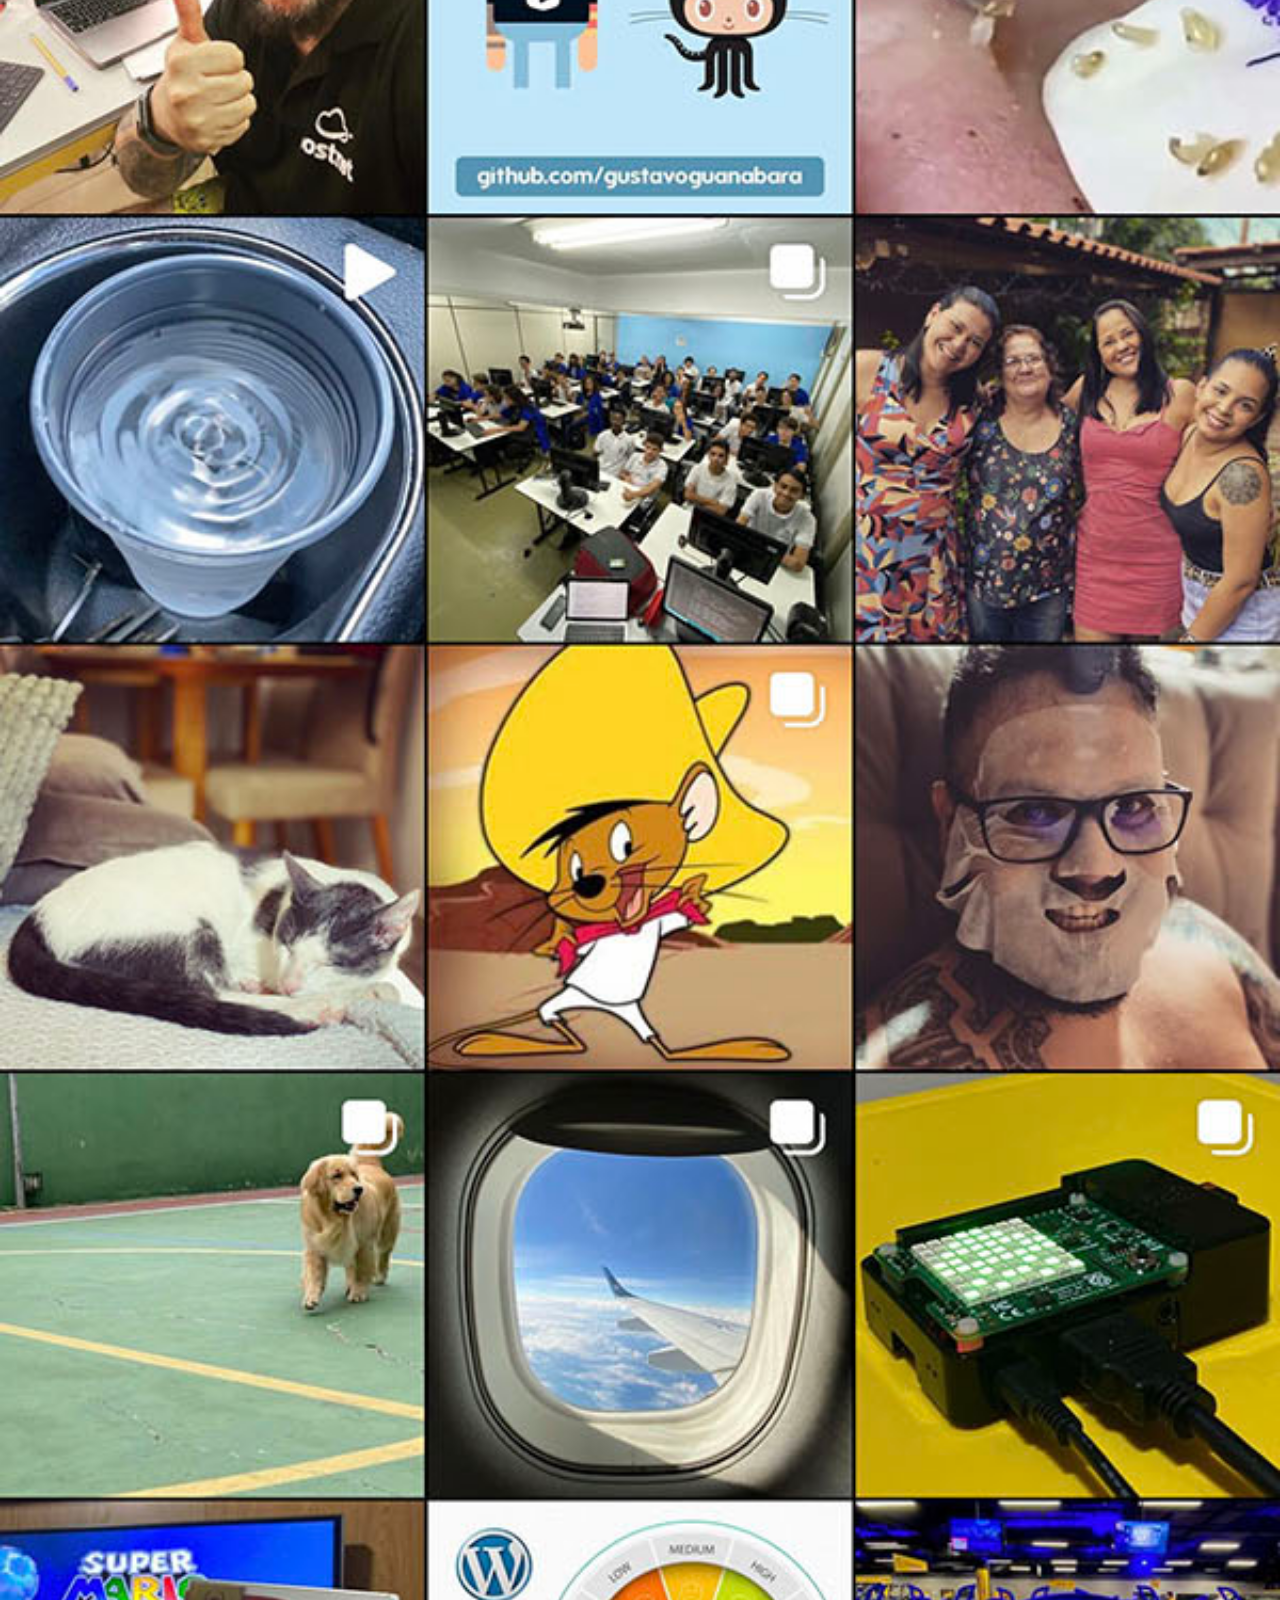
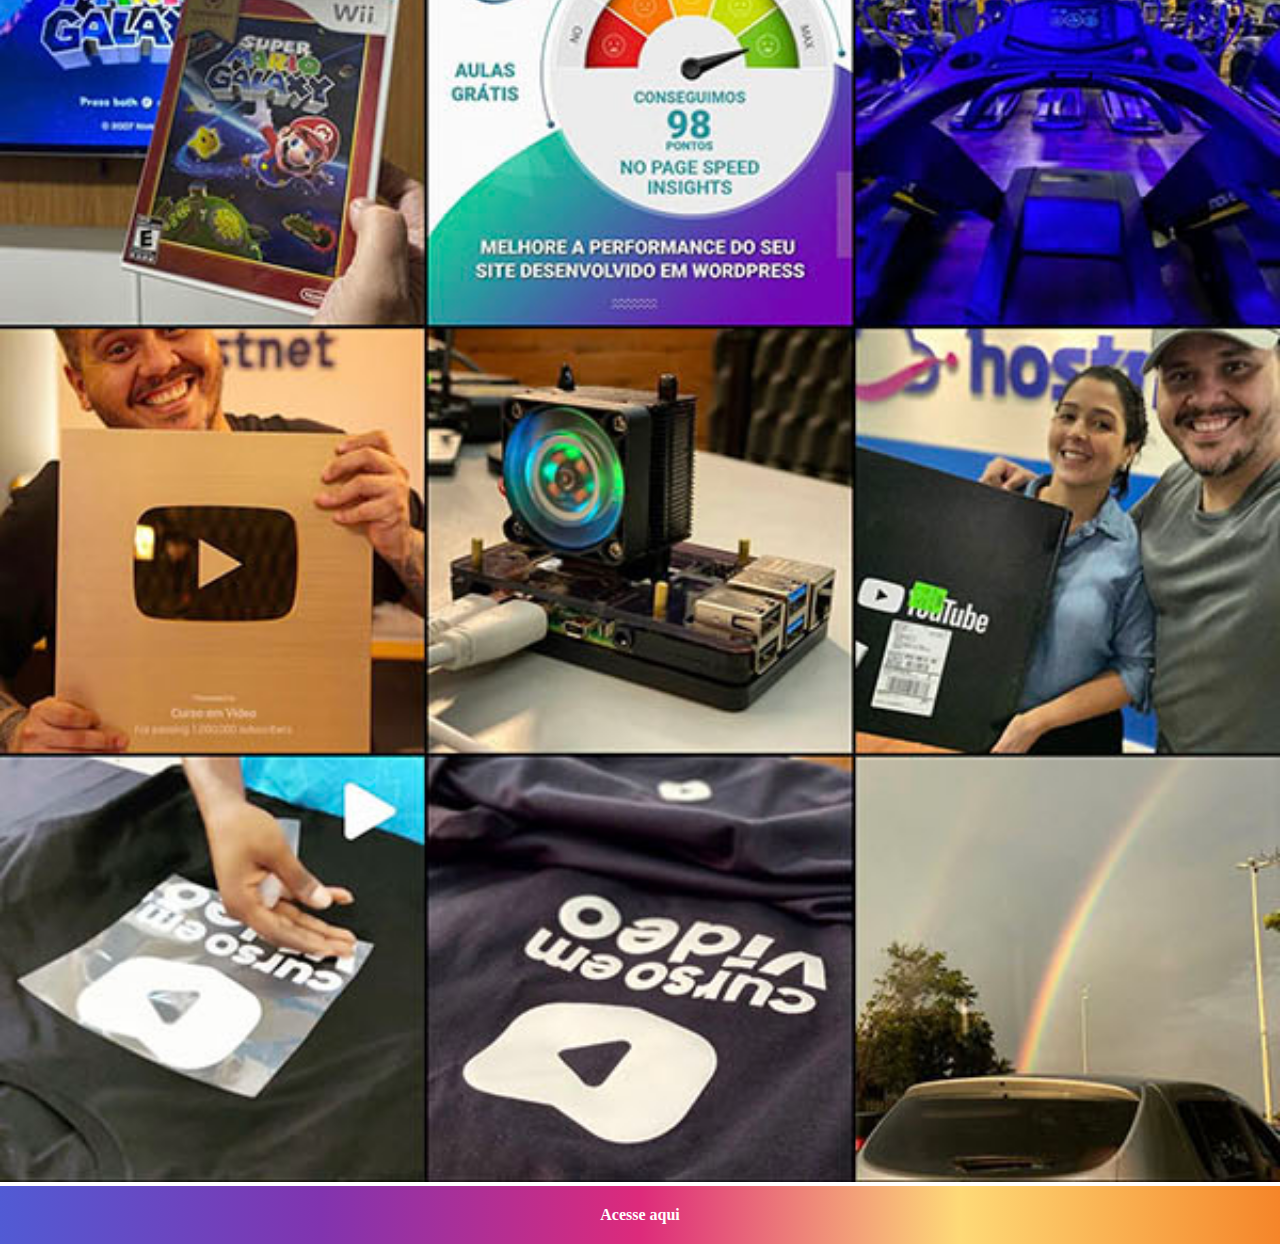
<file: insta.html>
<!DOCTYPE html>
<html lang="pt-br">
<head>
    <meta charset="UTF-8">
    <meta name="viewport" content="width=device-width, initial-scale=1.0">
    <title>Document</title>
    <style>
        *{
            margin:0px;
            padding: 0px;
        }
        ::-webkit-scrollbar{
            width: 0px;
            height: 0px;
        }
        img{
            width: 100vw;
        }
        a{
            display: block;
            background-image: linear-gradient(to right, #515BD4,#8134AF,#DD2A7B,#FEDA77,#F58529) ;

            padding: 20px;
            text-align: center;
            font-weight: bolder;
            text-decoration: none;
            color: white;
        }
        a:hover{
            background-image: linear-gradient(to right, #515BD4,#8134AF,#DD2A7B,#FEDA77,#F58529);
            text-decoration: underline;

        }
    </style>
</head>
<body>
    <img src="imagens/tela-instagram.jpg" alt="">
    <a href="https://www.instagram.com/matheus_araujo145/" target="_blank">Acesse aqui</a>
</body>
</html>
</file>
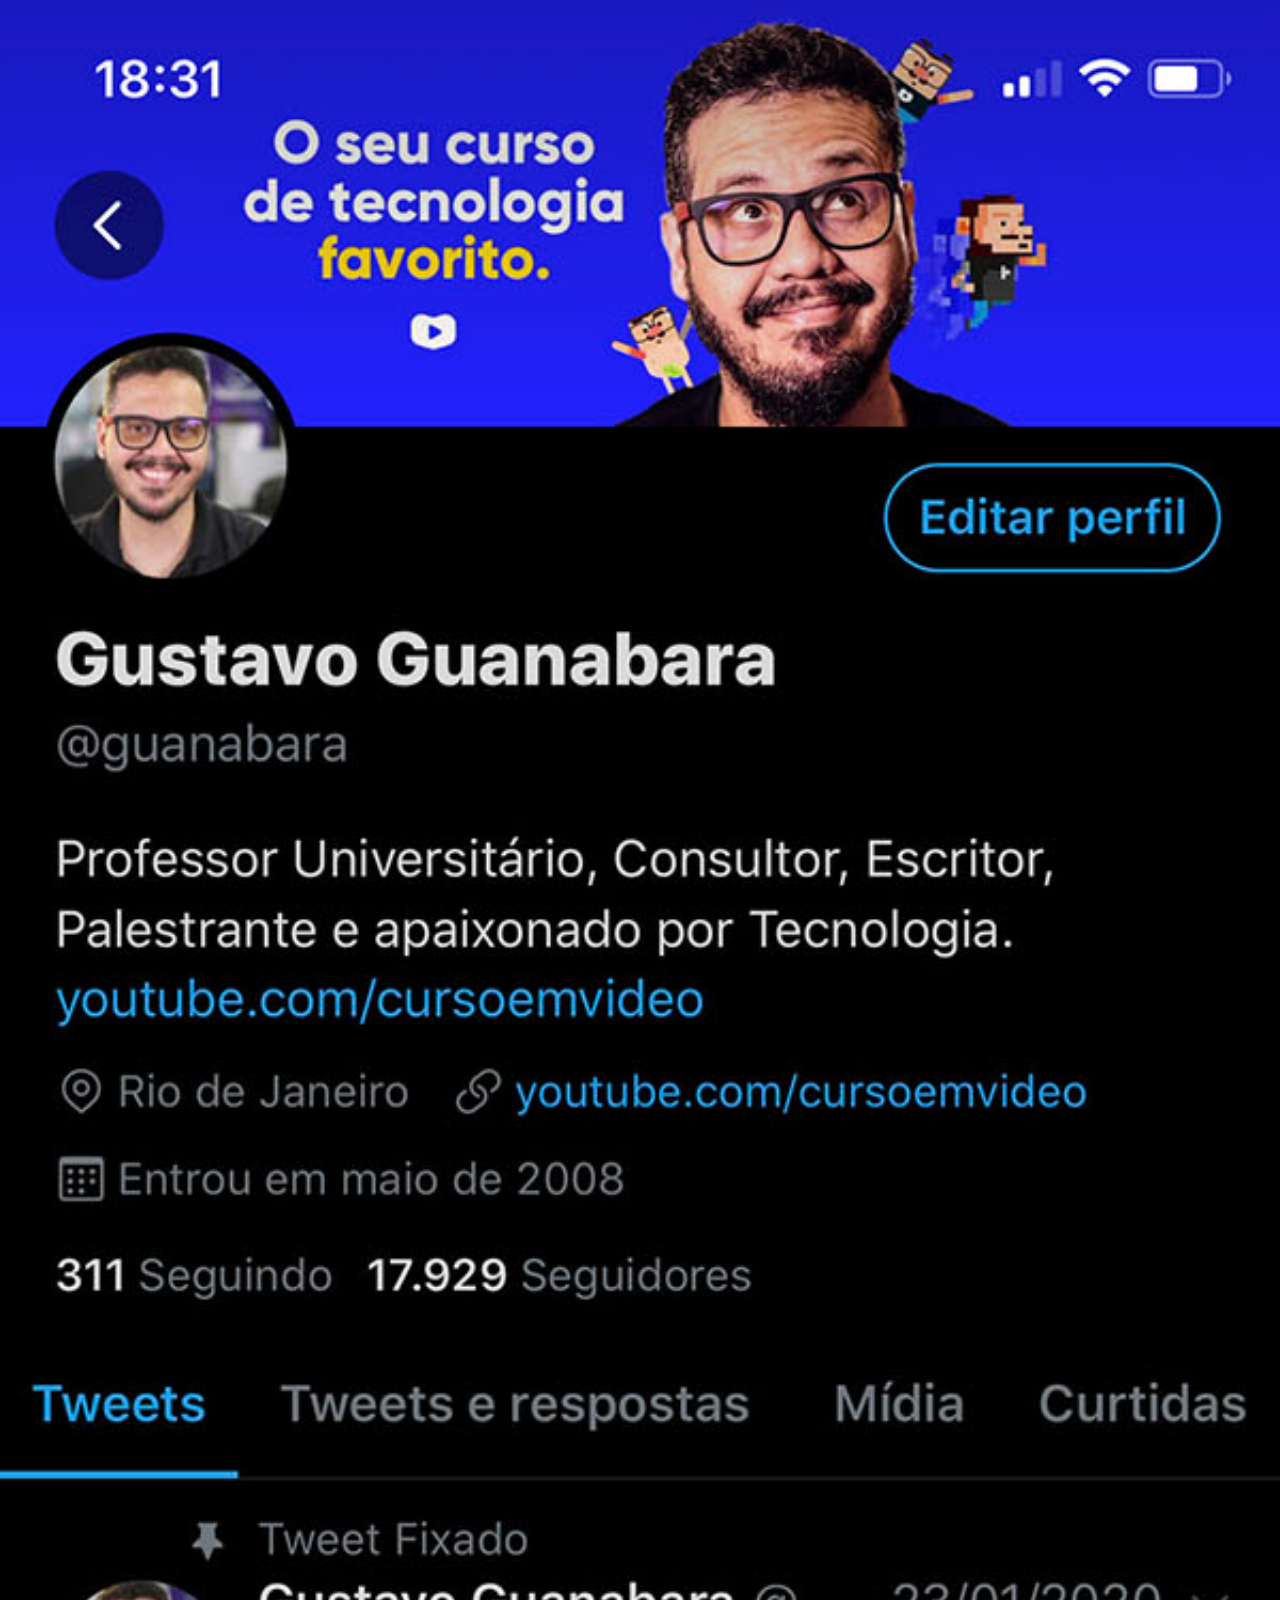
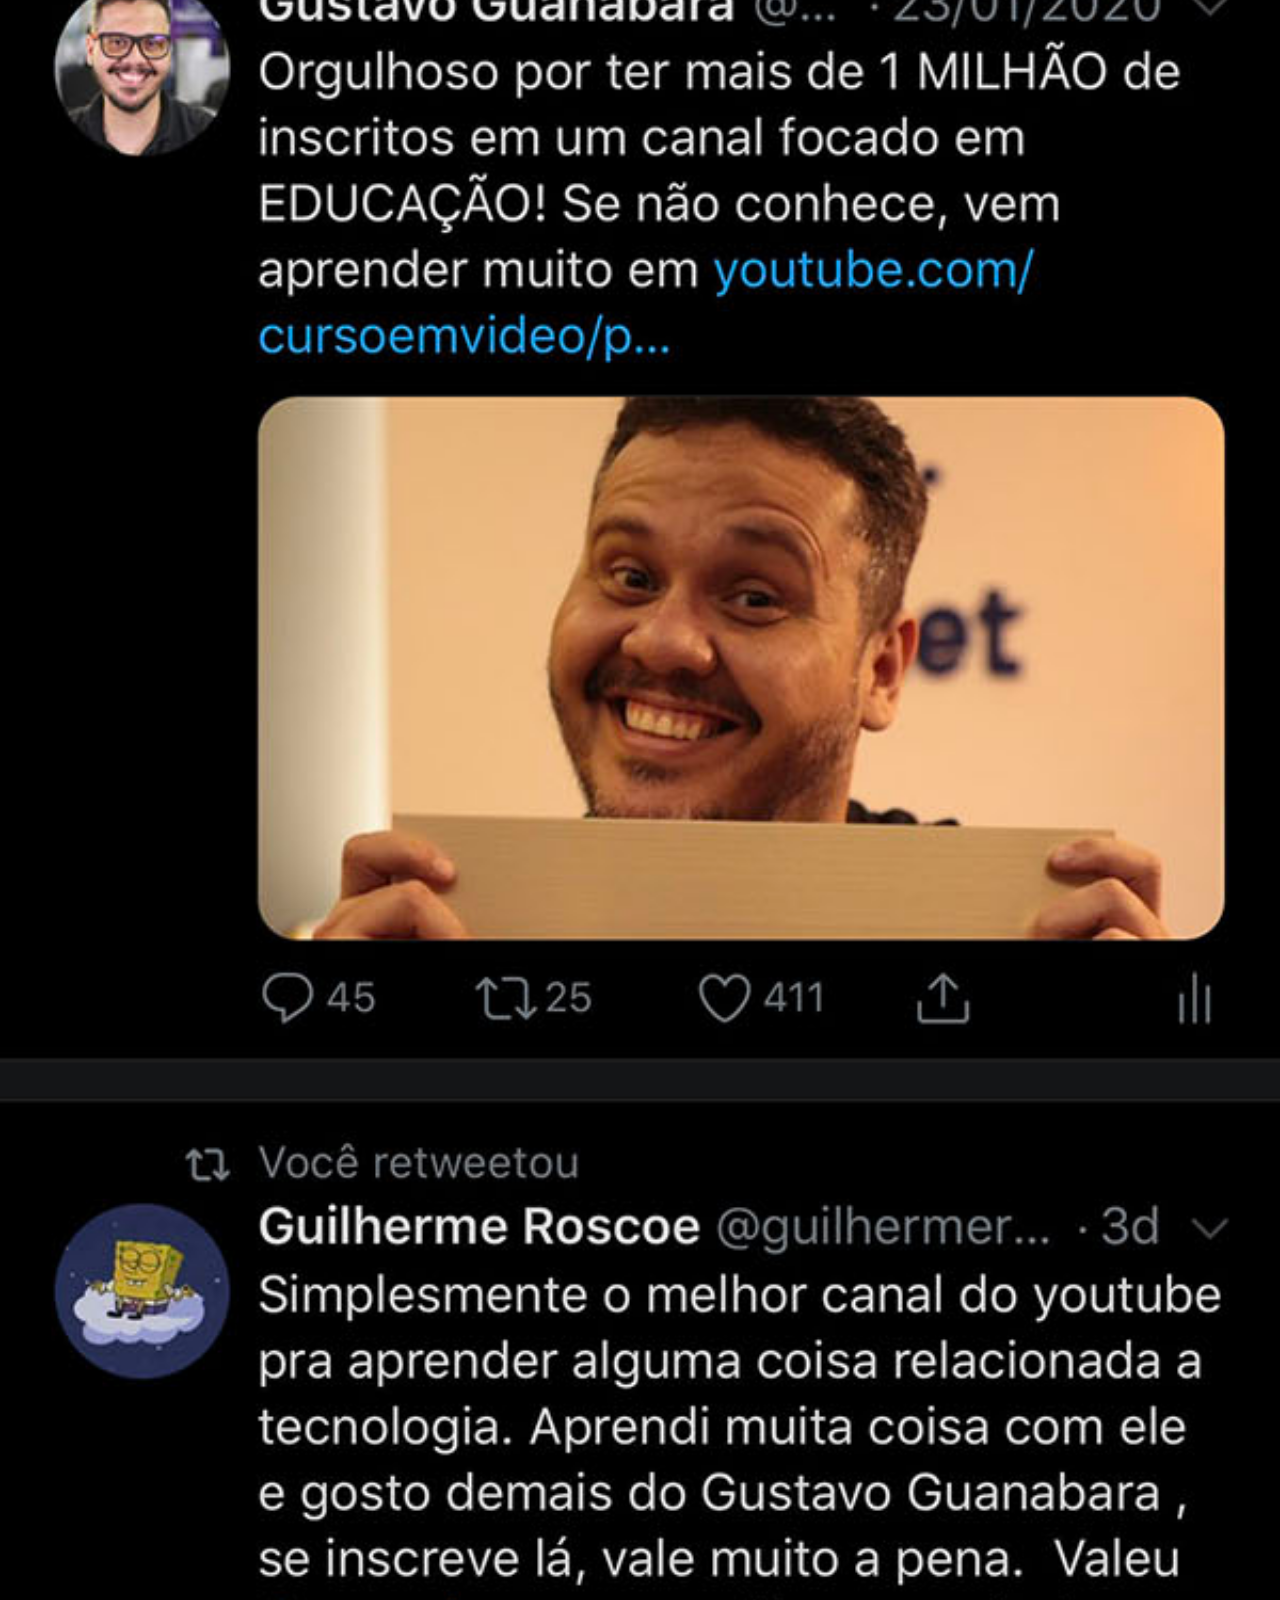
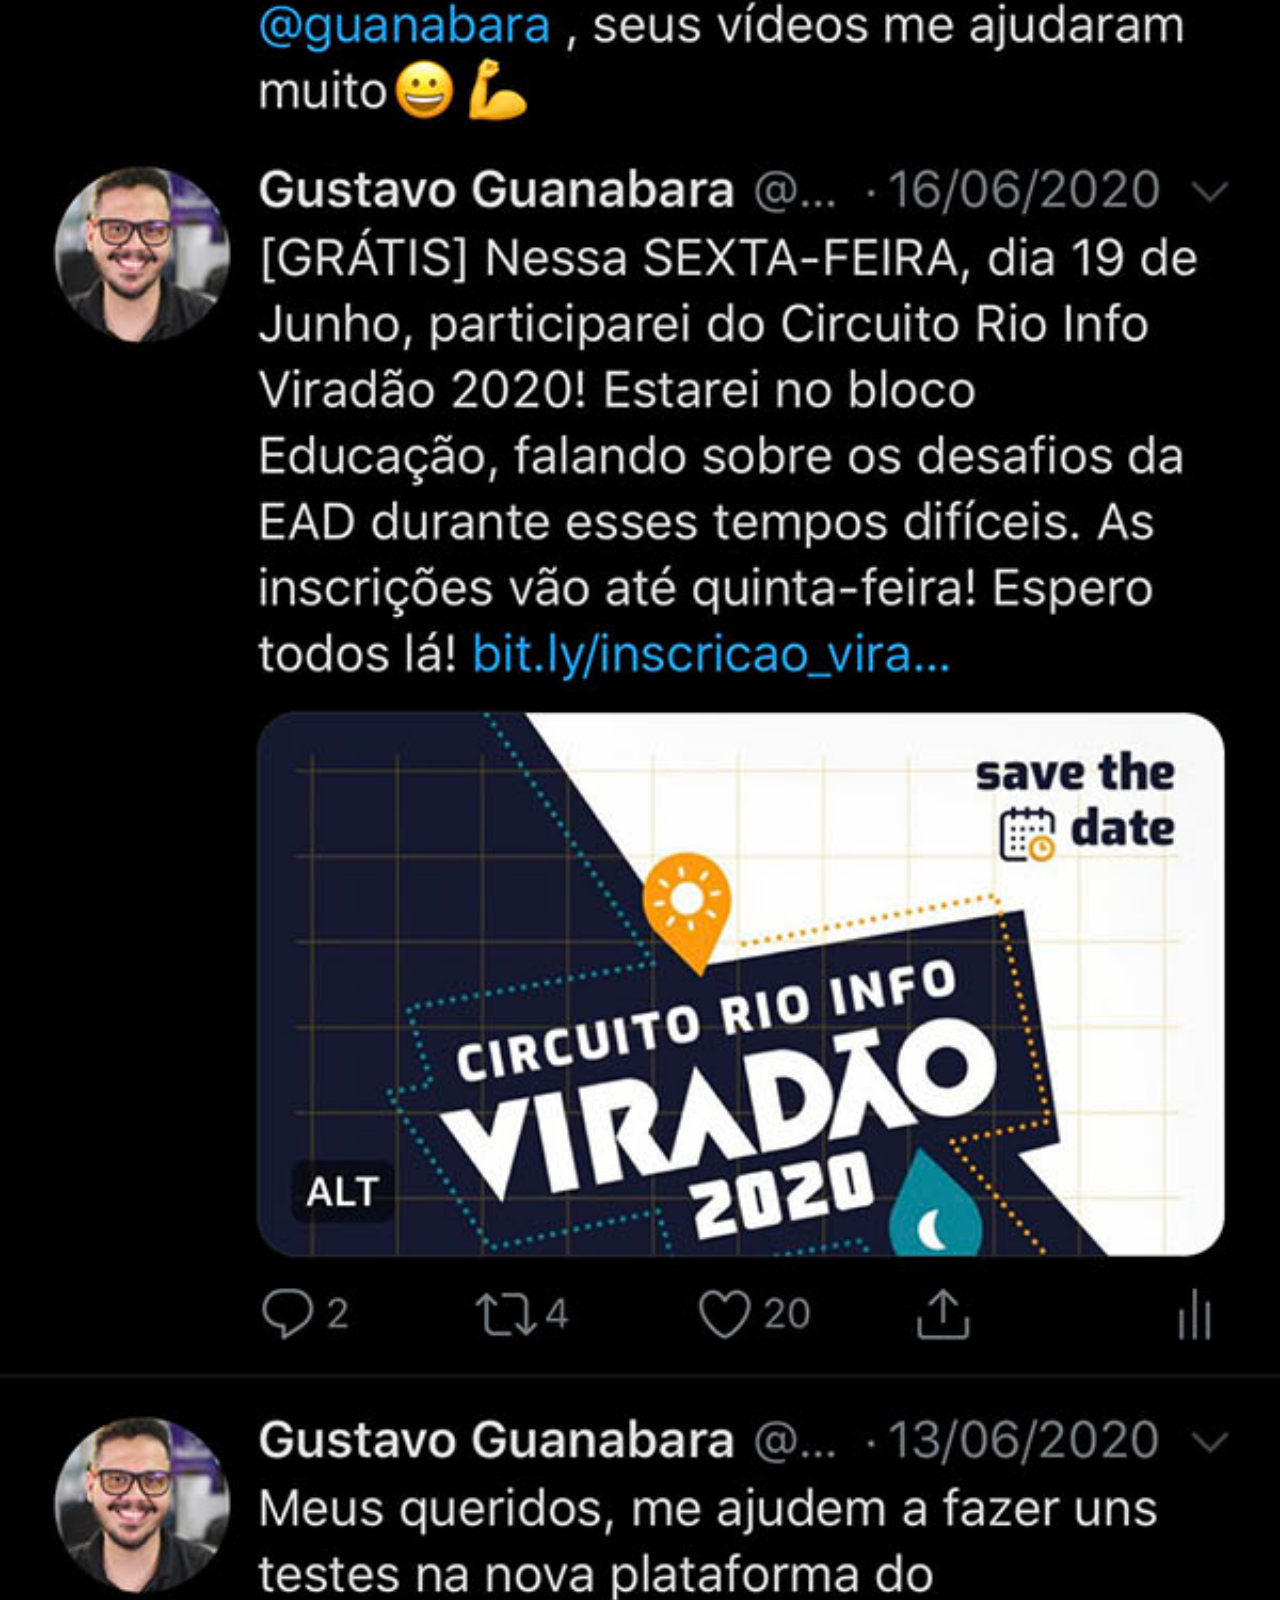
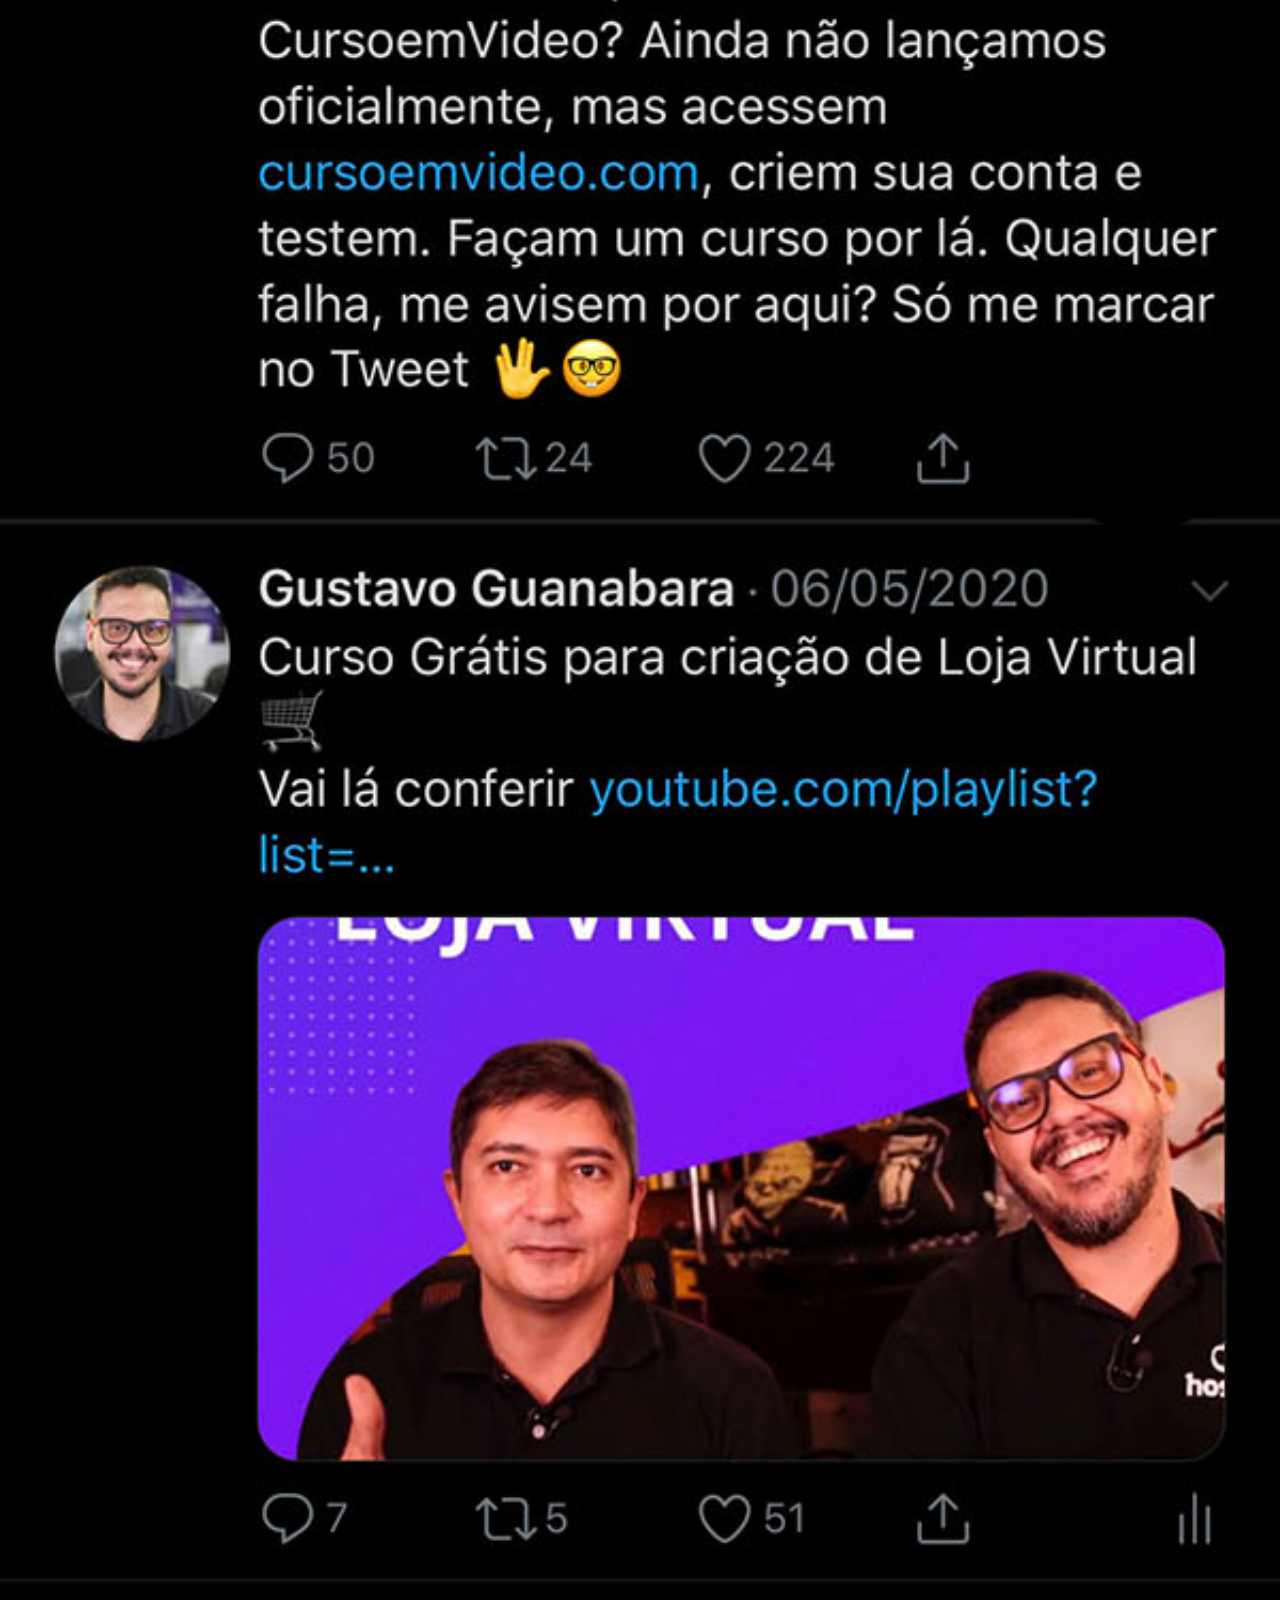
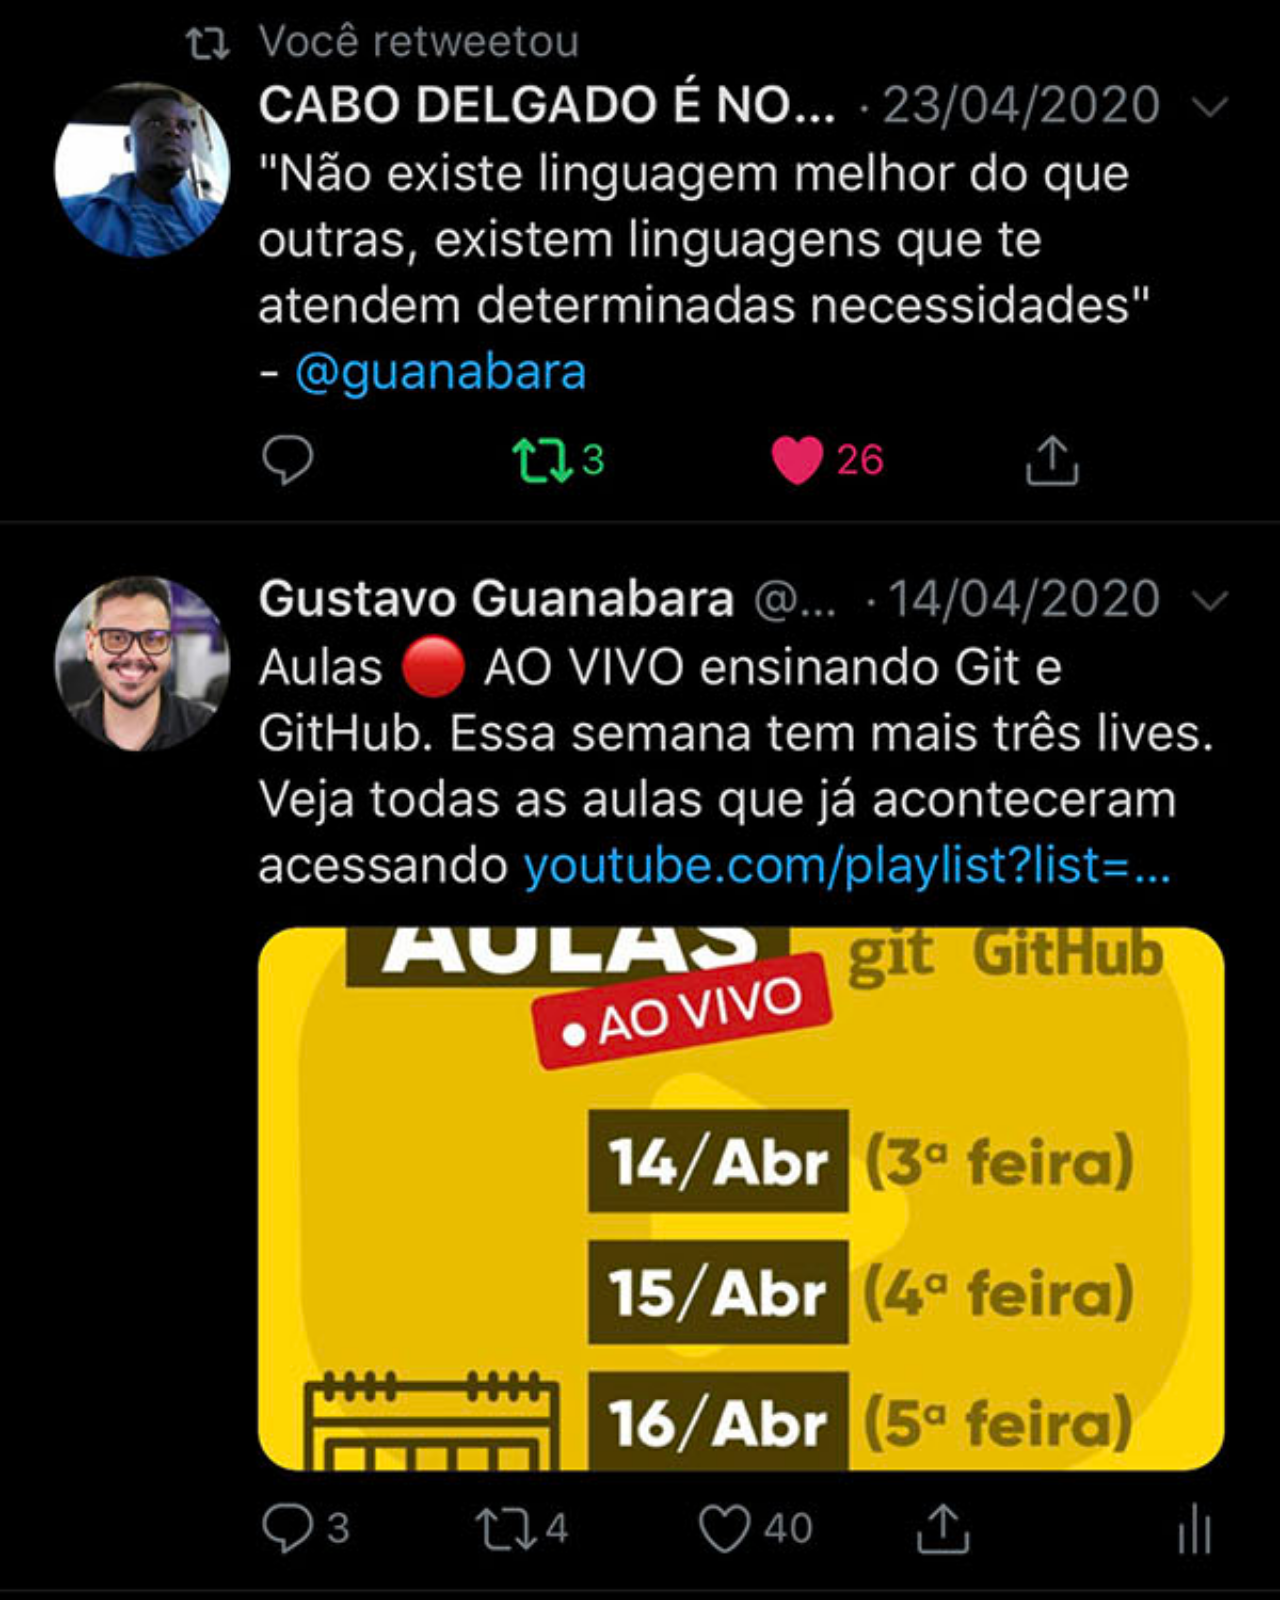
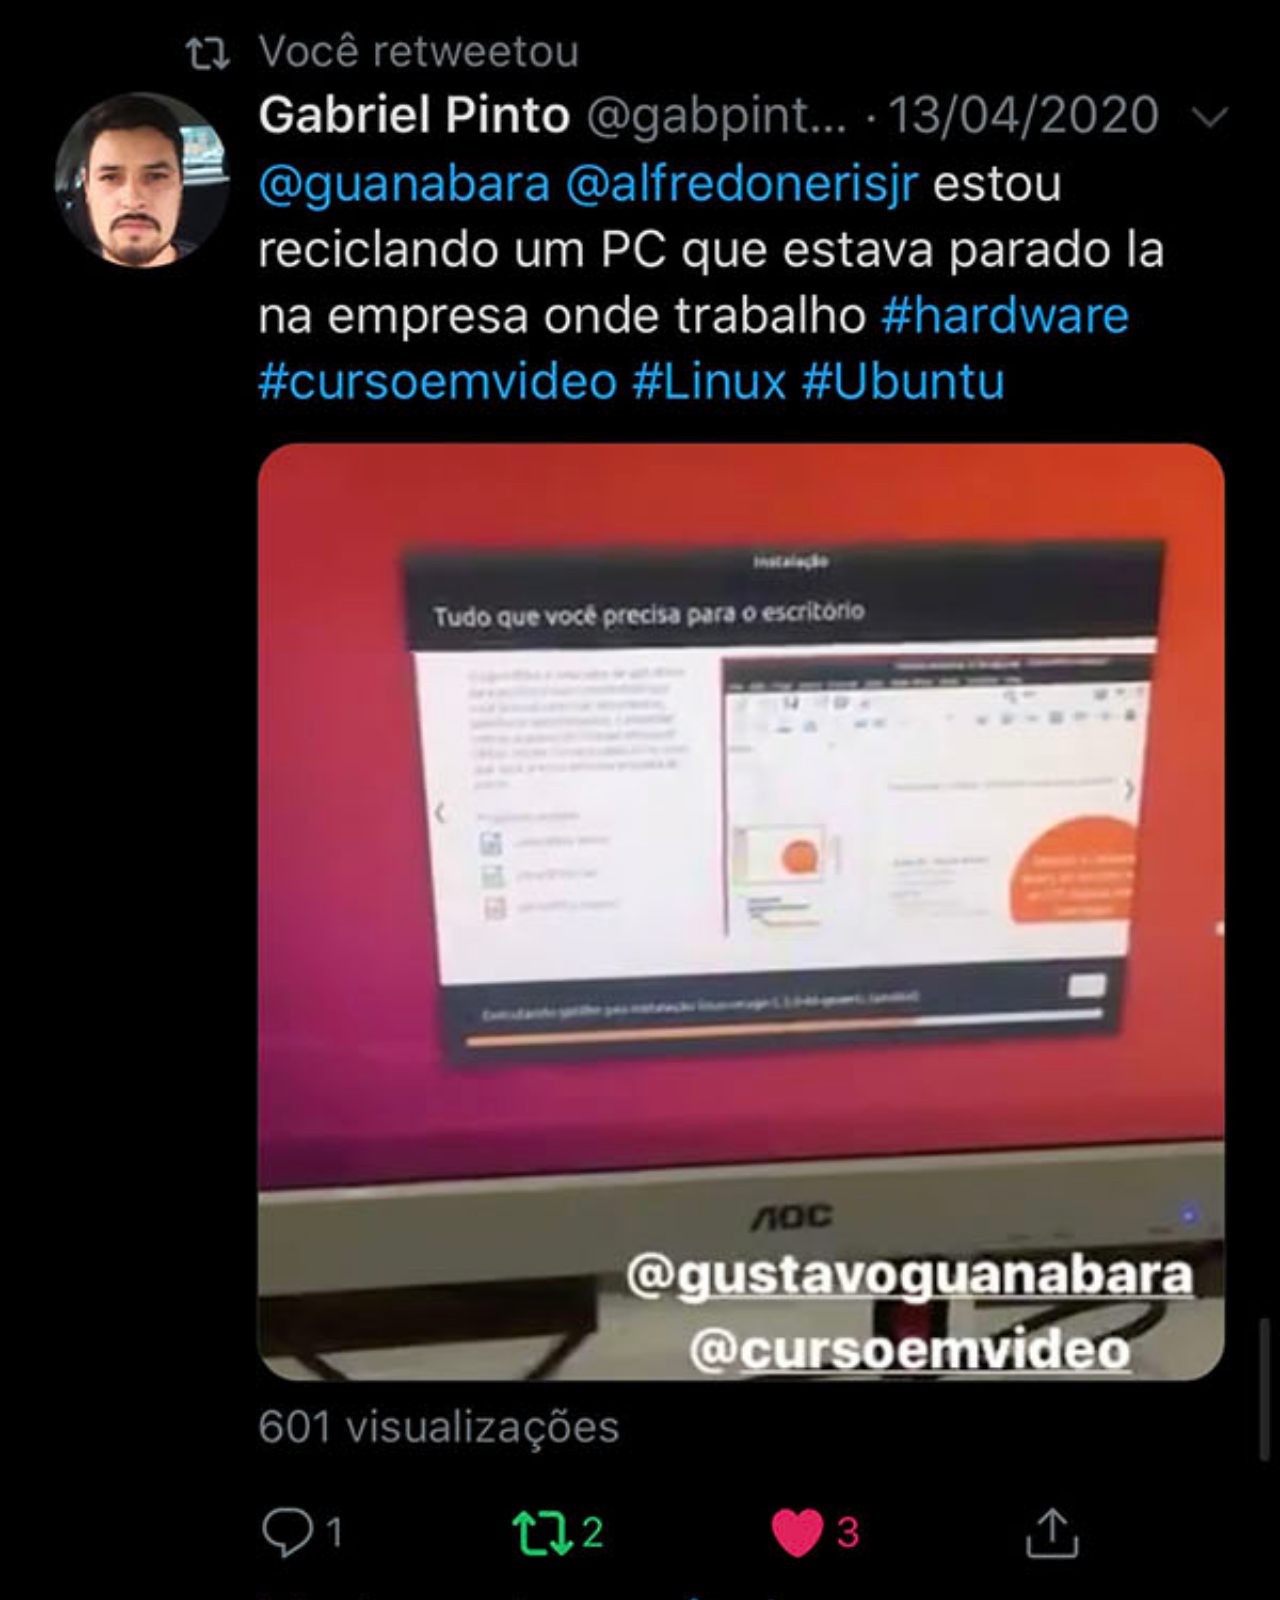
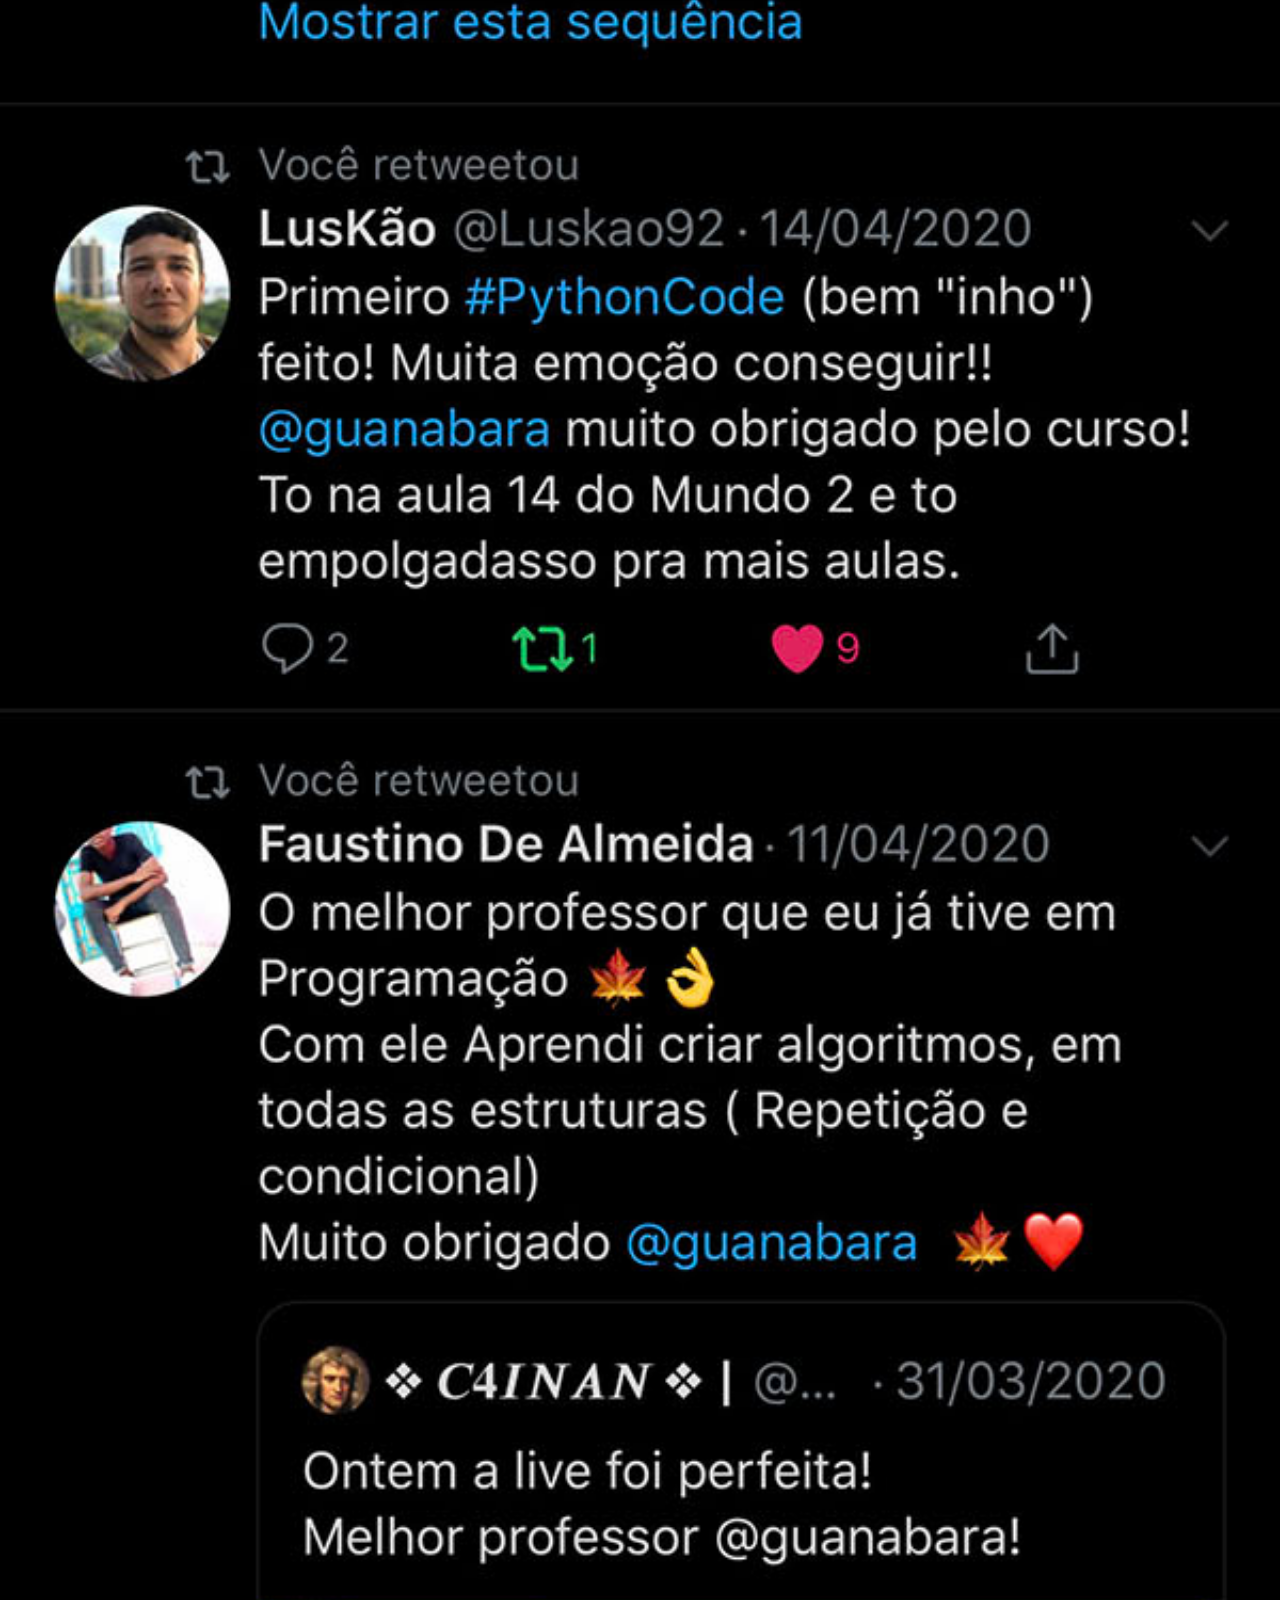
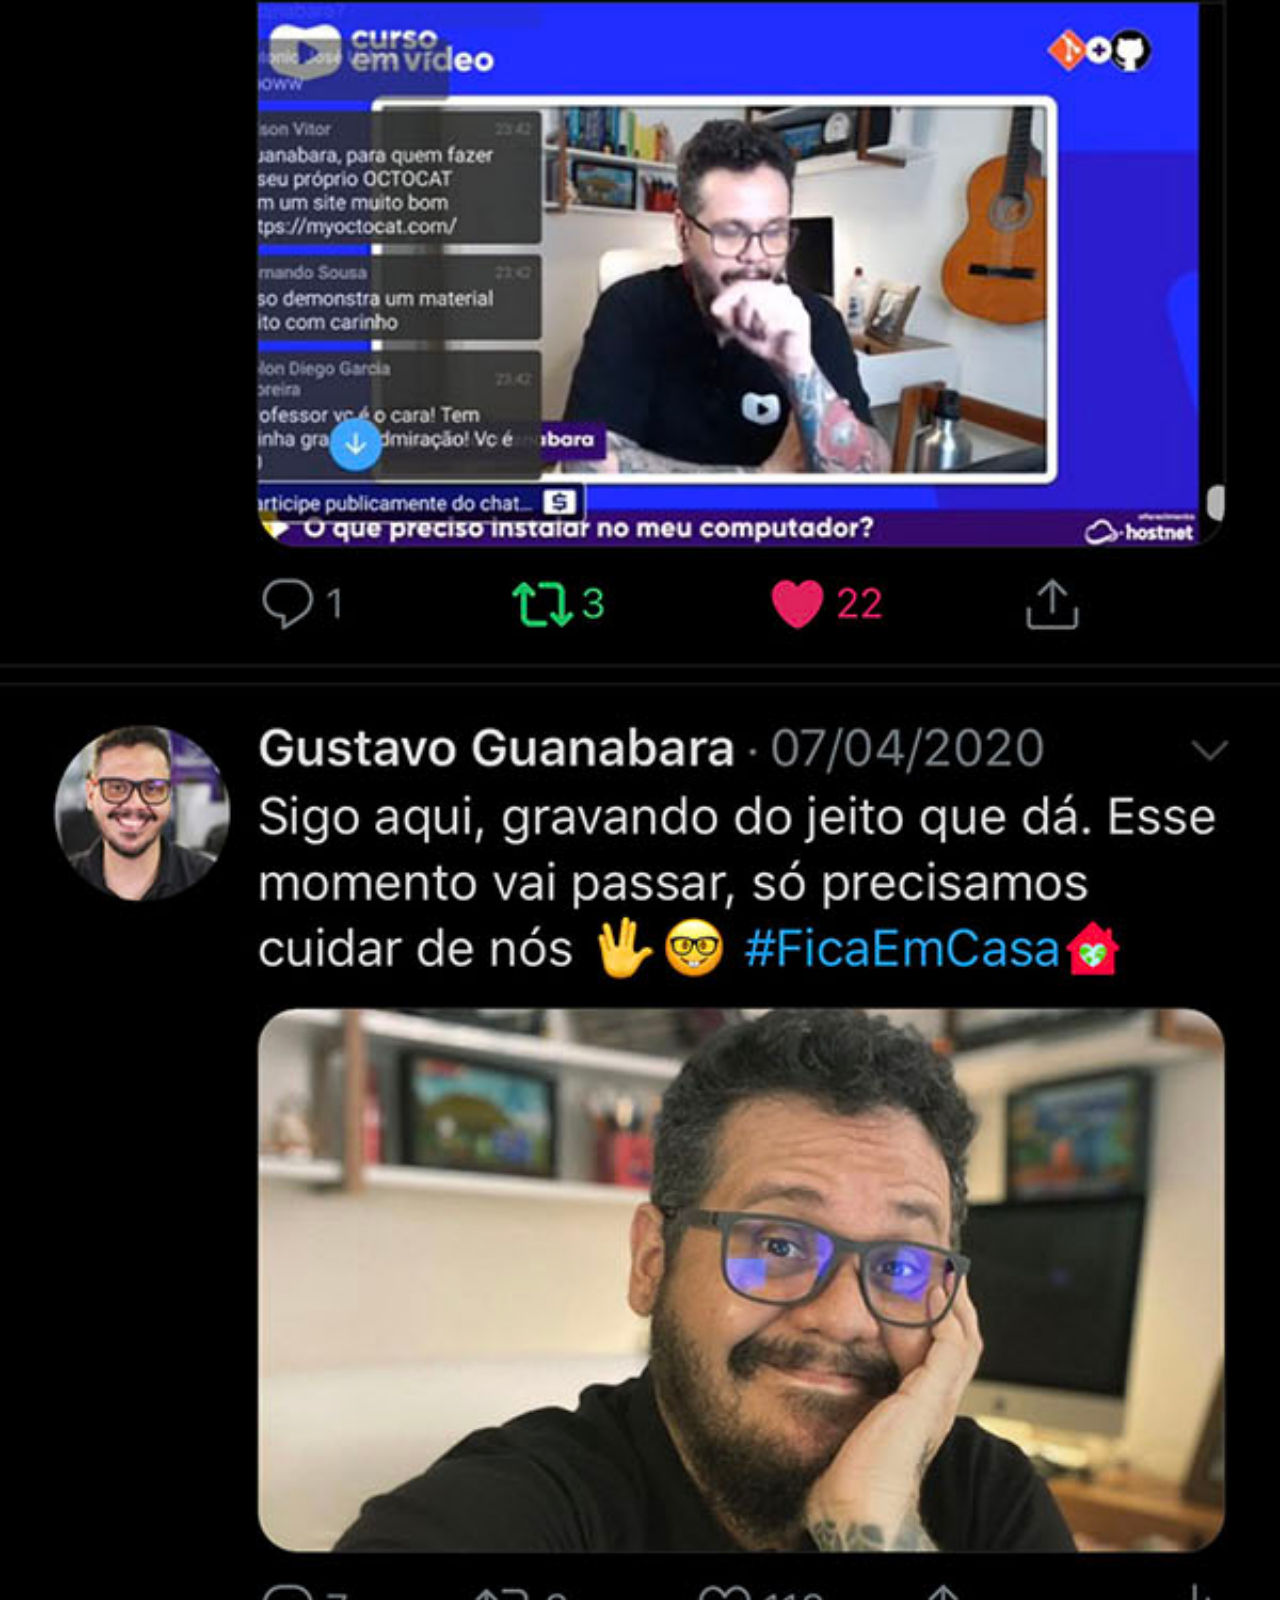
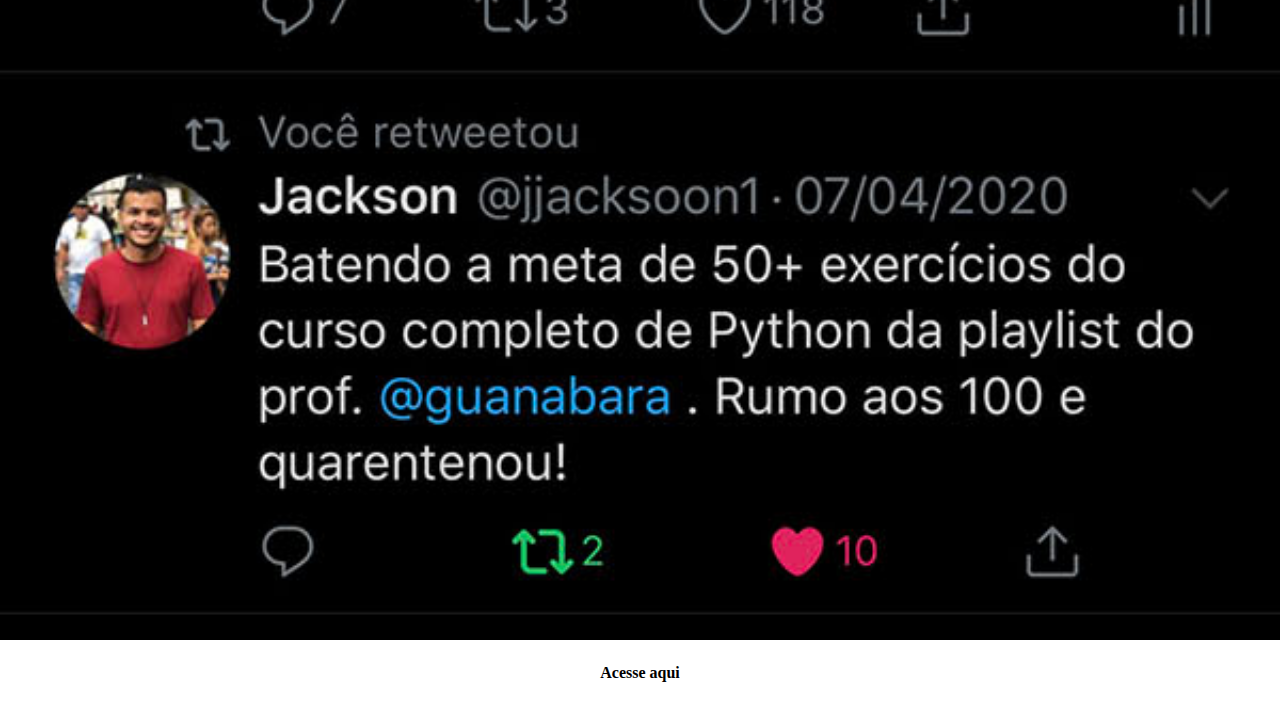
<file: x.html>
<!DOCTYPE html>
<html lang="pt-br">
<head>
    <meta charset="UTF-8">
    <meta name="viewport" content="width=device-width, initial-scale=1.0">
    <title>Document</title>
    <style>
        *{
            margin:0px;
            padding: 0px;
        }
        ::-webkit-scrollbar{
            width: 0px;
            height: 0px;
        }
        img{
            width: 100vw;
        }
        a{
            display: block;
            background-color: rgb(255, 255, 255);

            padding: 20px;
            text-align: center;
            font-weight: bolder;
            text-decoration: none;
            color: black;
        }
        a:hover{
            background-color: black;
            text-decoration: underline;
            color: white;
        }
    </style>
</head>
<body>
    <img src="imagens/tela-twitter.jpg" alt="">
    <a href="https://x.com/matizinho145?t=GHeBZCedUrqZ9IifJMEkhQ&s=09" target="_blank">Acesse aqui</a>
</body>
</html>
</file>
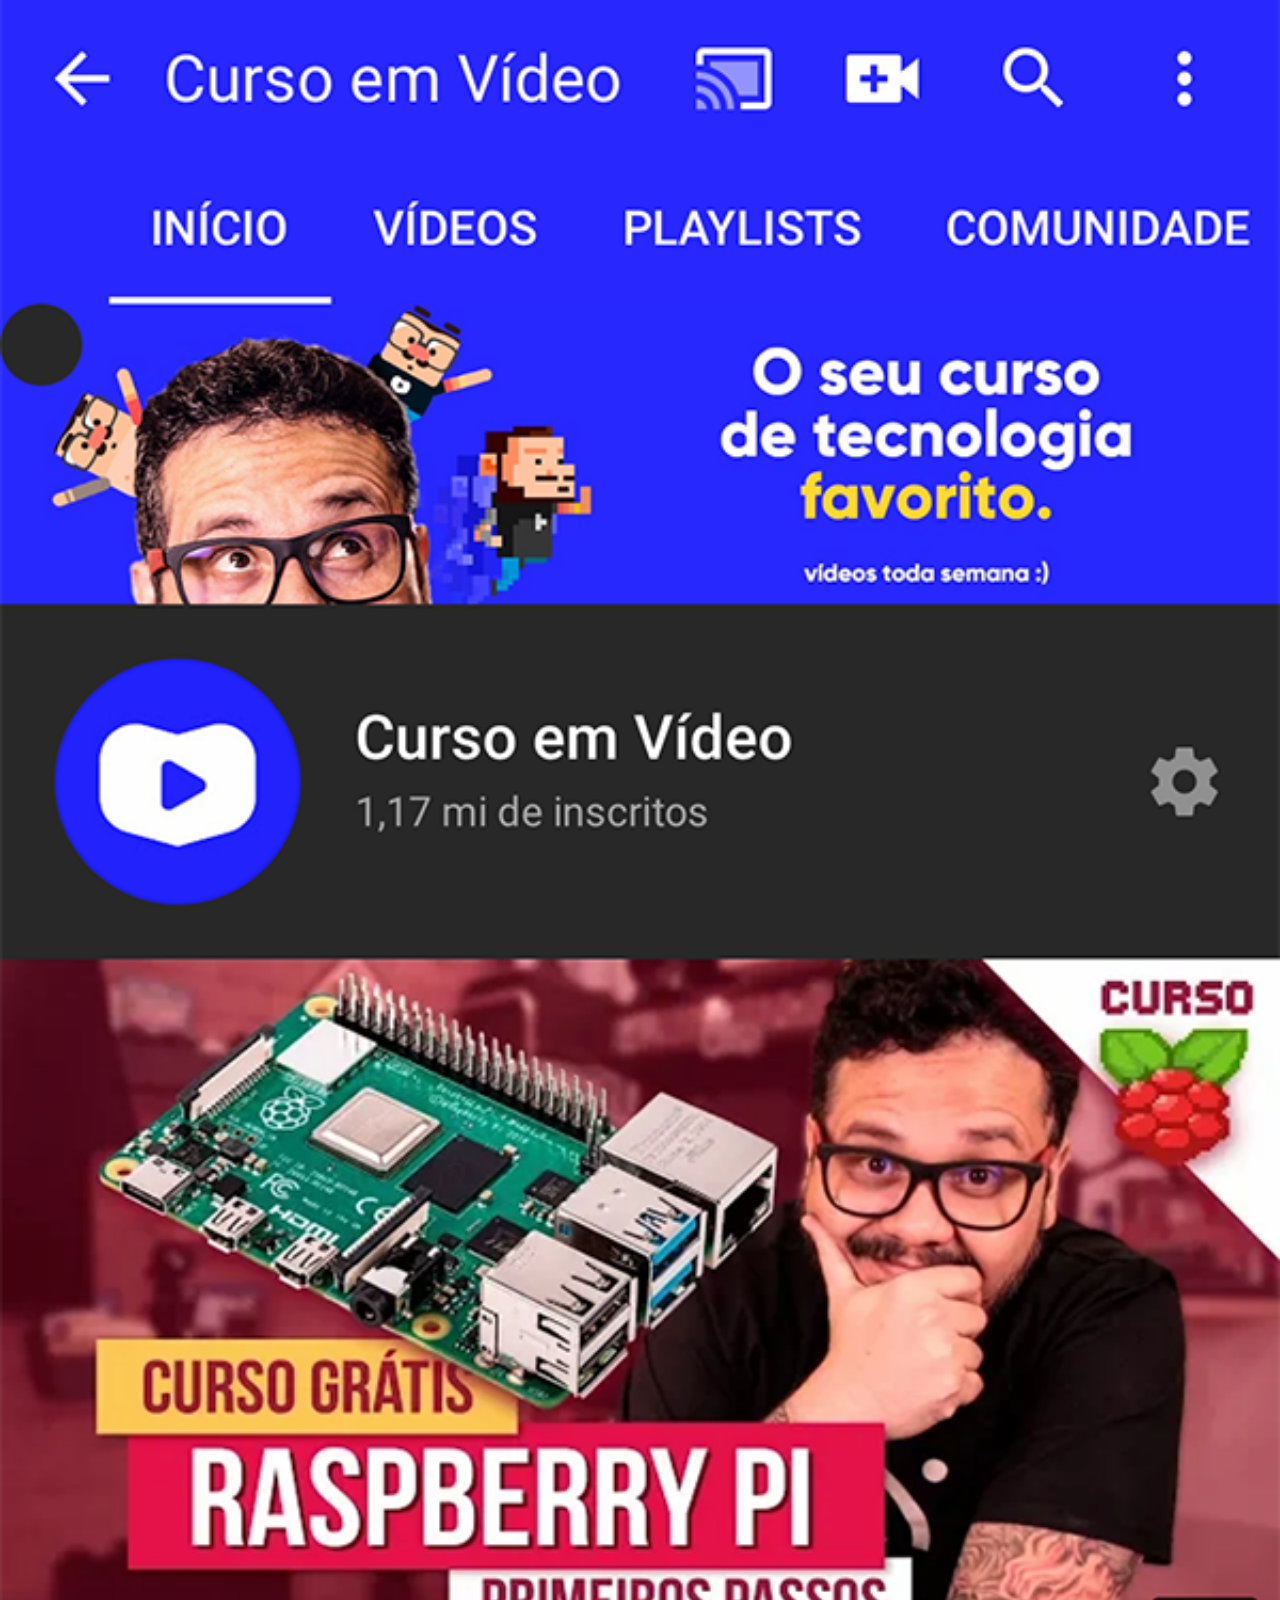
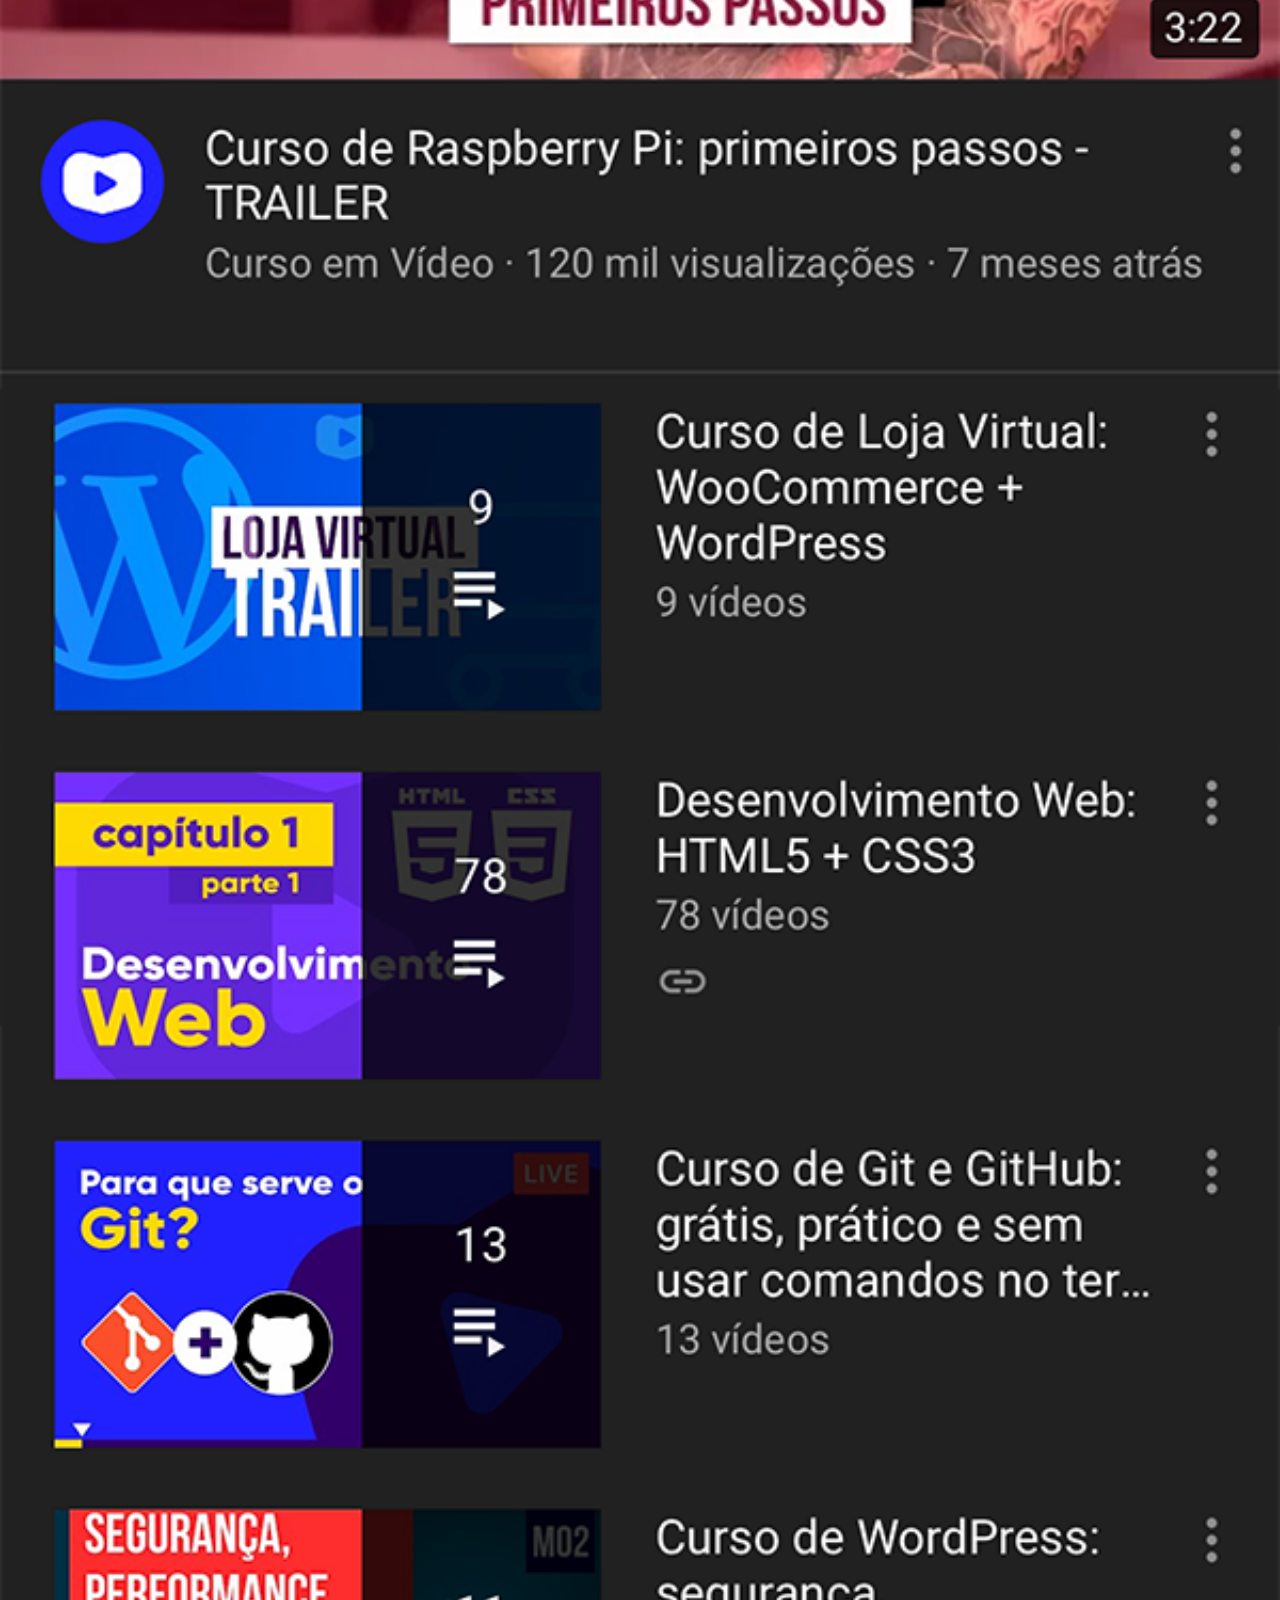
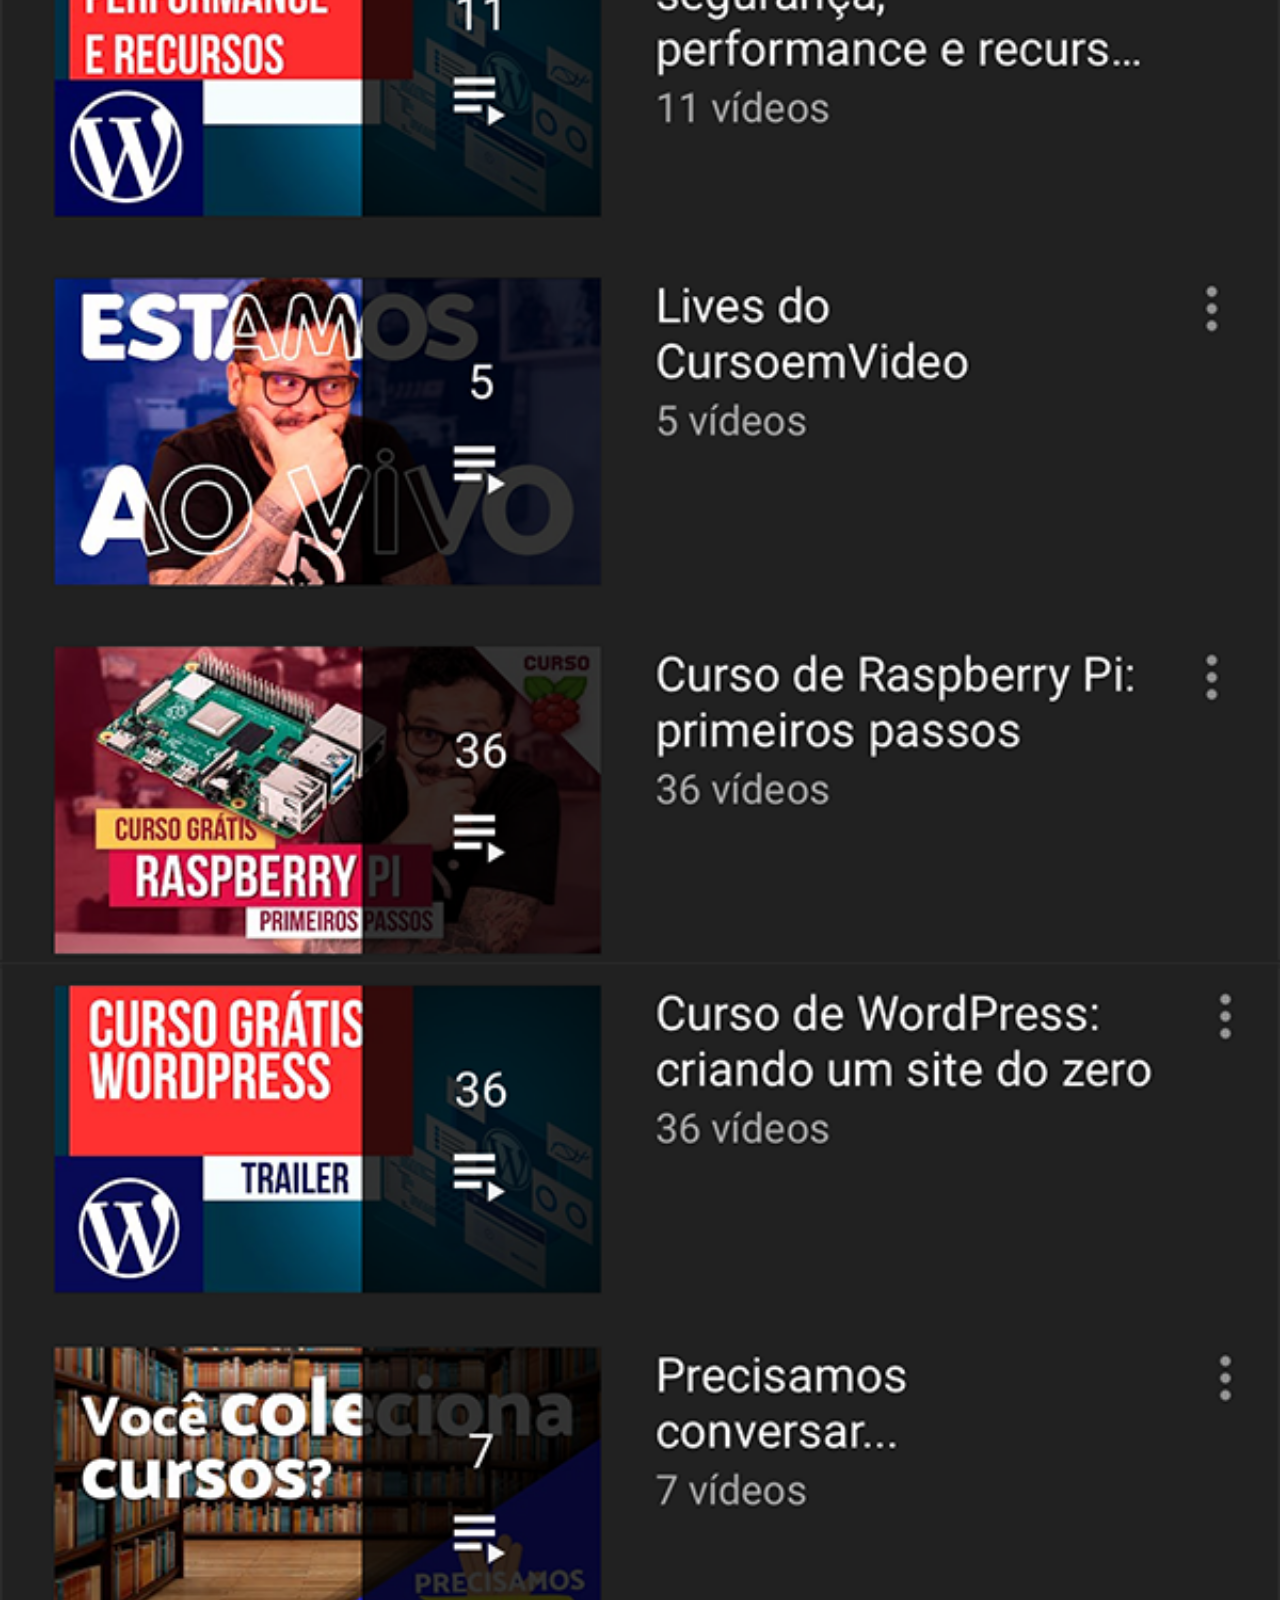
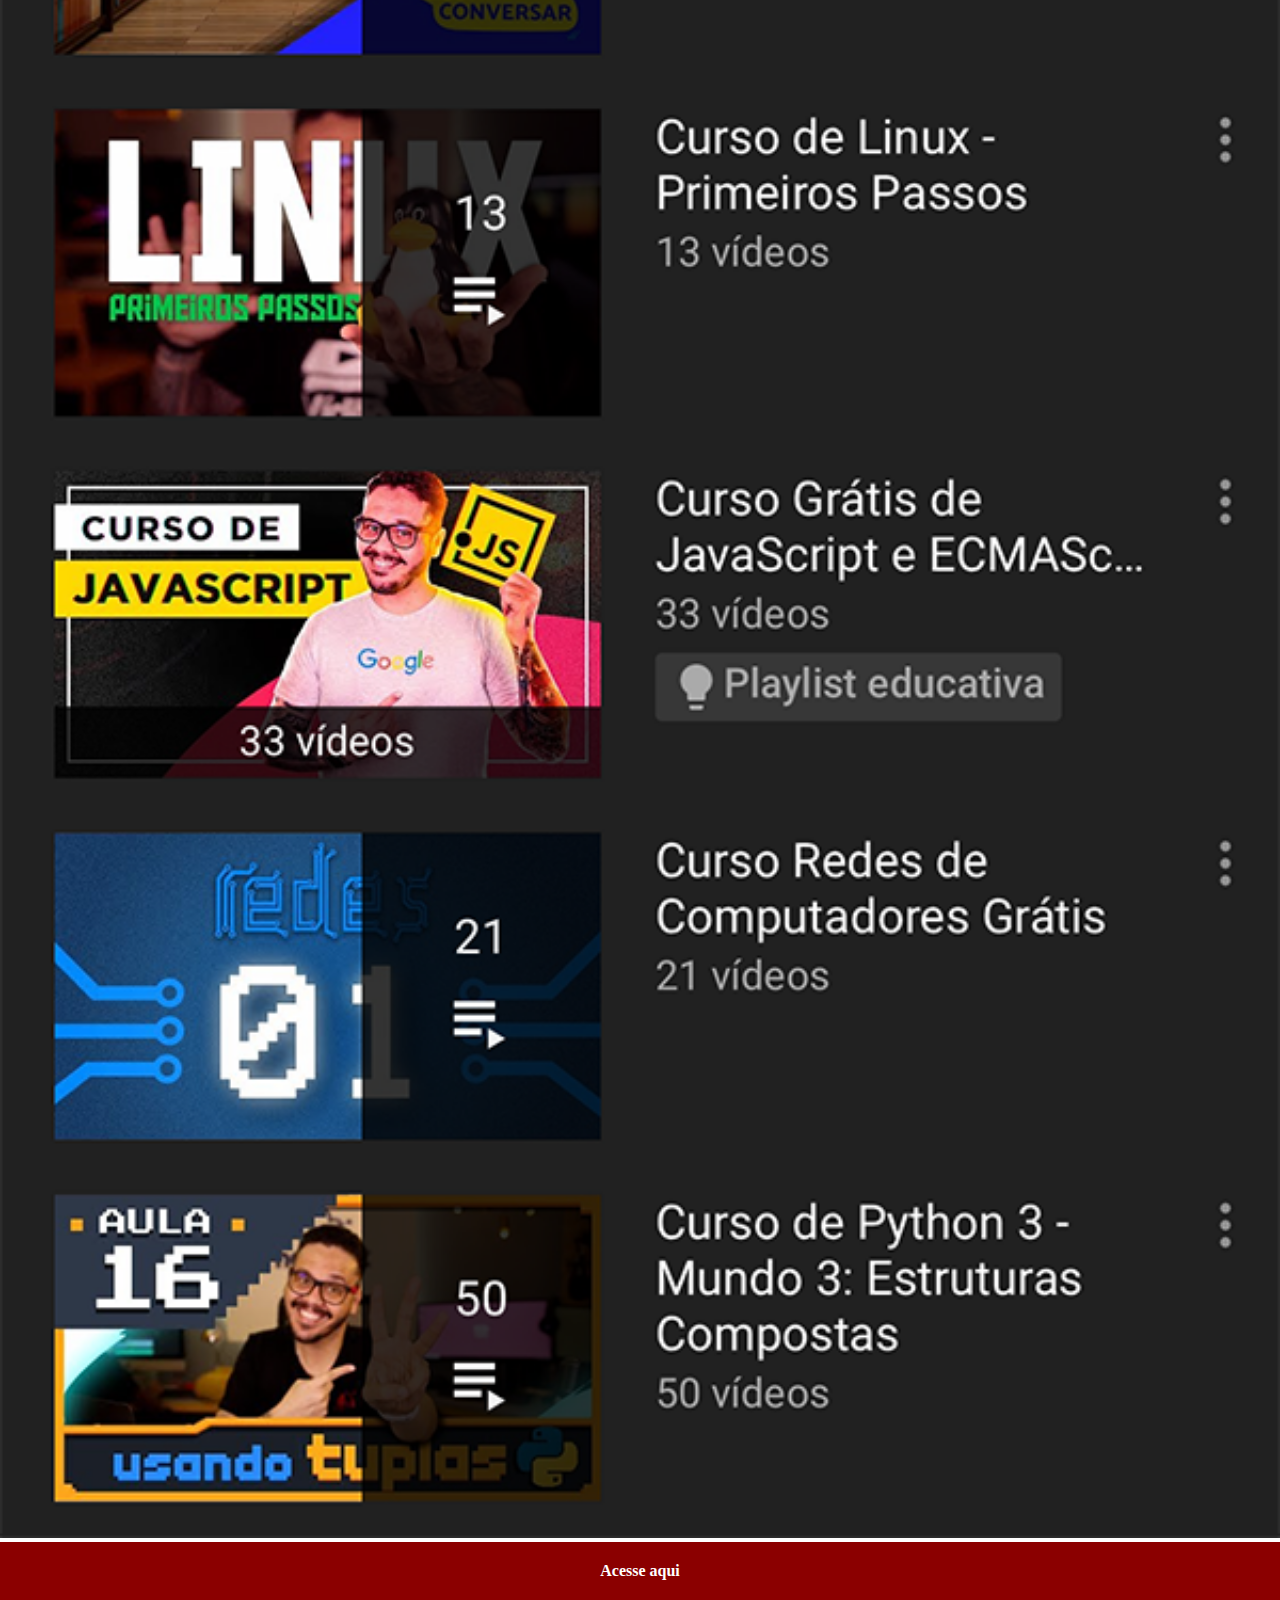
<file: youtube.html>
<!DOCTYPE html>
<html lang="pt-br">
<head>
    <meta charset="UTF-8">
    <meta name="viewport" content="width=device-width, initial-scale=1.0">
    <title>Document</title>
    <style>
        *{
            margin:0px;
            padding: 0px;
        }
        ::-webkit-scrollbar{
            width: 0px;
            height: 0px;
        }
        img{
            width: 100vw;
        }
        a{
            display: block;
            background-color: darkred;

            padding: 20px;
            text-align: center;
            font-weight: bolder;
            text-decoration: none;
            color: white;
        }
        a:hover{
            background-color: red;
        }
    </style>
</head>
<body>
    <img src="imagens/tela-youtube.png" alt="">
    <a href="https://www.youtube.com/channel/UCo2wafVSRAs8tW7lyqUDdLw" target="_blank">Acesse aqui</a>
</body>
</html>
</file>
<file: style.css>
@charset "UTF-8";

*{
    margin: 0px;
    padding: 0px;
    font-family: Arial, Helvetica, sans-serif;
}
html,body{
    background: no-repeat url(imagens/fundo-madeira.jpg) top center;
    background-size: cover;
}
main{
    height: 100vh;
    position: relative;
}
#telefone{
    position: absolute;
    height: 627px;
    width: 311px;
    background-image: url(imagens/frame-iphone.png);
    background-repeat: no-repeat;
    
    top: 50%;
    left: 50%;
    transform: translate(-50%,-50%);
}
#tela{
    position: relative;
    top: 80px;
    left: 22px;
    width: 269px;
    height: 471px;
}
#redes img{
    width: 50px;
    margin: 10px;
    border-radius: 50%;
    box-shadow: 2px 2px 5px rgba(0, 0, 0, 0.562);
    box-sizing: border-box;
}
#redes{
    text-align: right;
}
#redes img:hover{
    border: 1px solid rgba(255, 255, 255, 0.61);
    transform: translate(-3px,-3px);
    box-shadow: 5px 5px 10px black;
    transition: transform 0.6s, border .4s;
}
</file>
